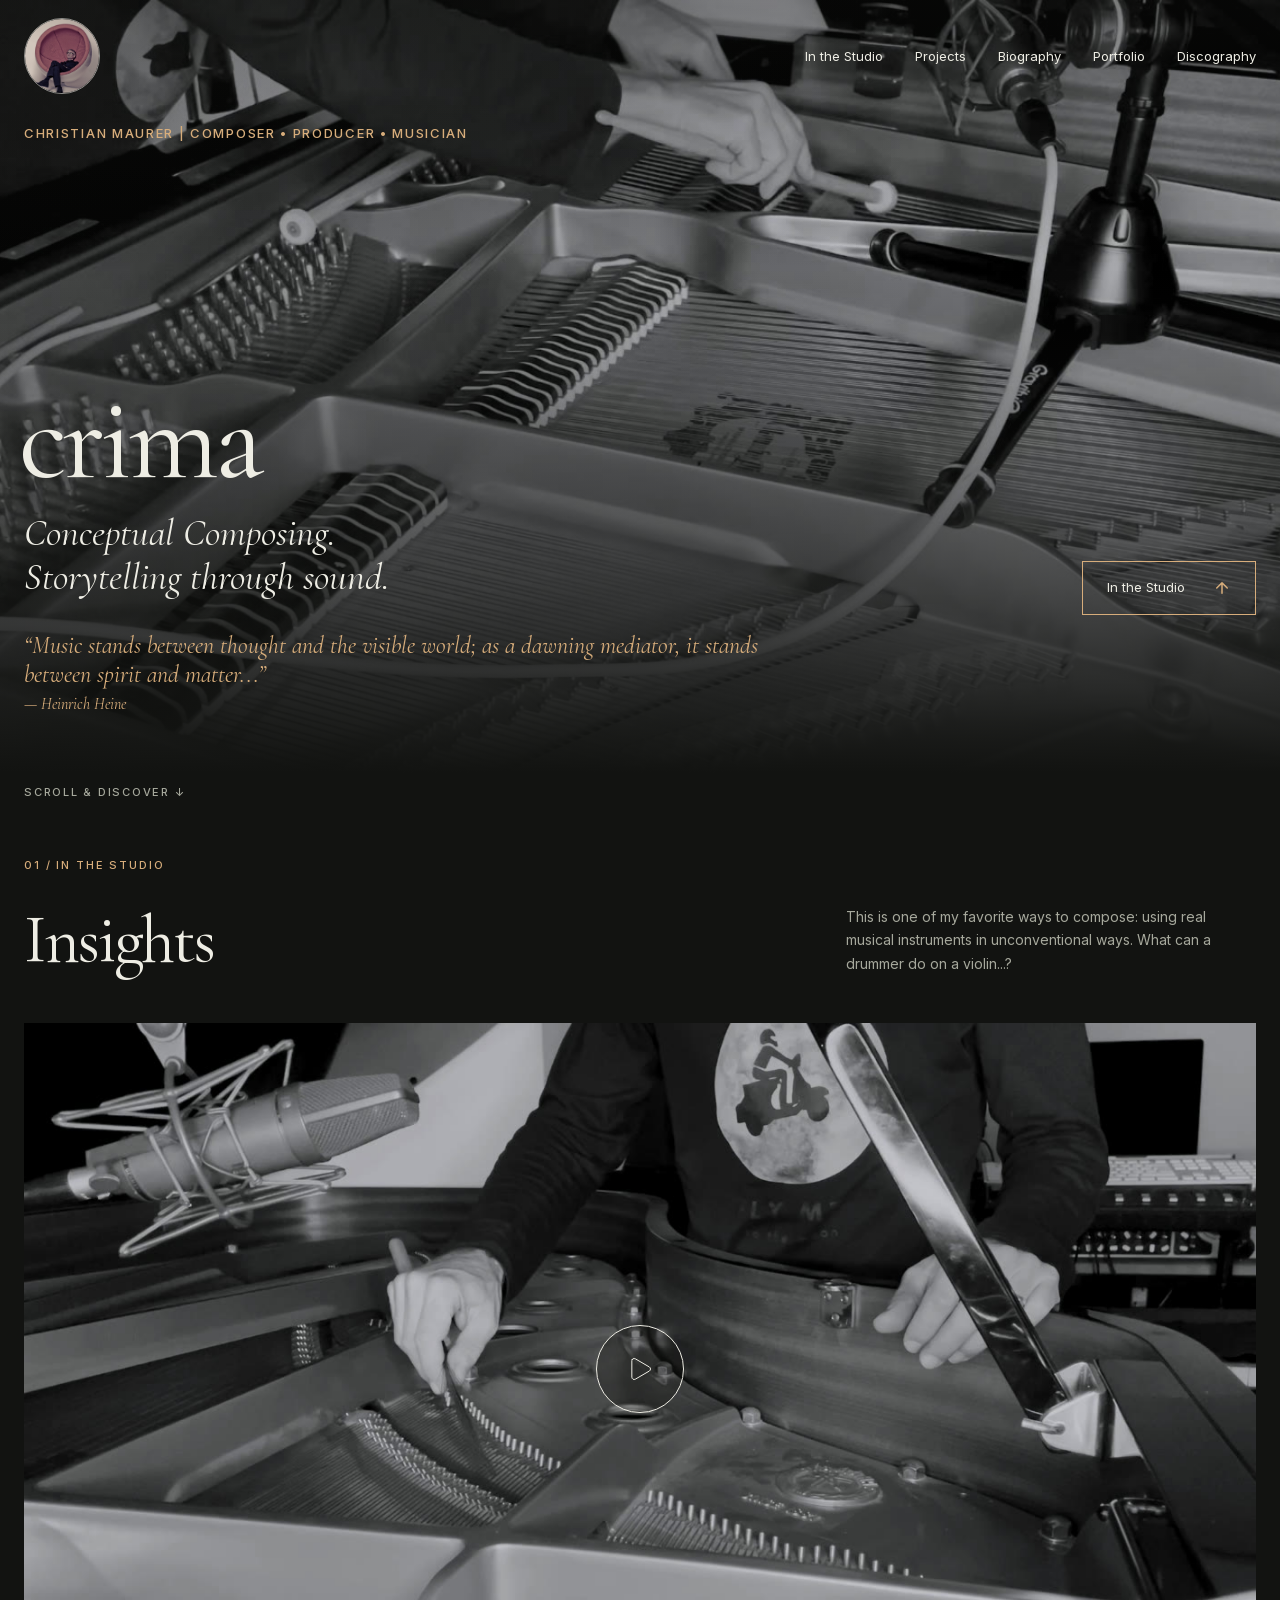
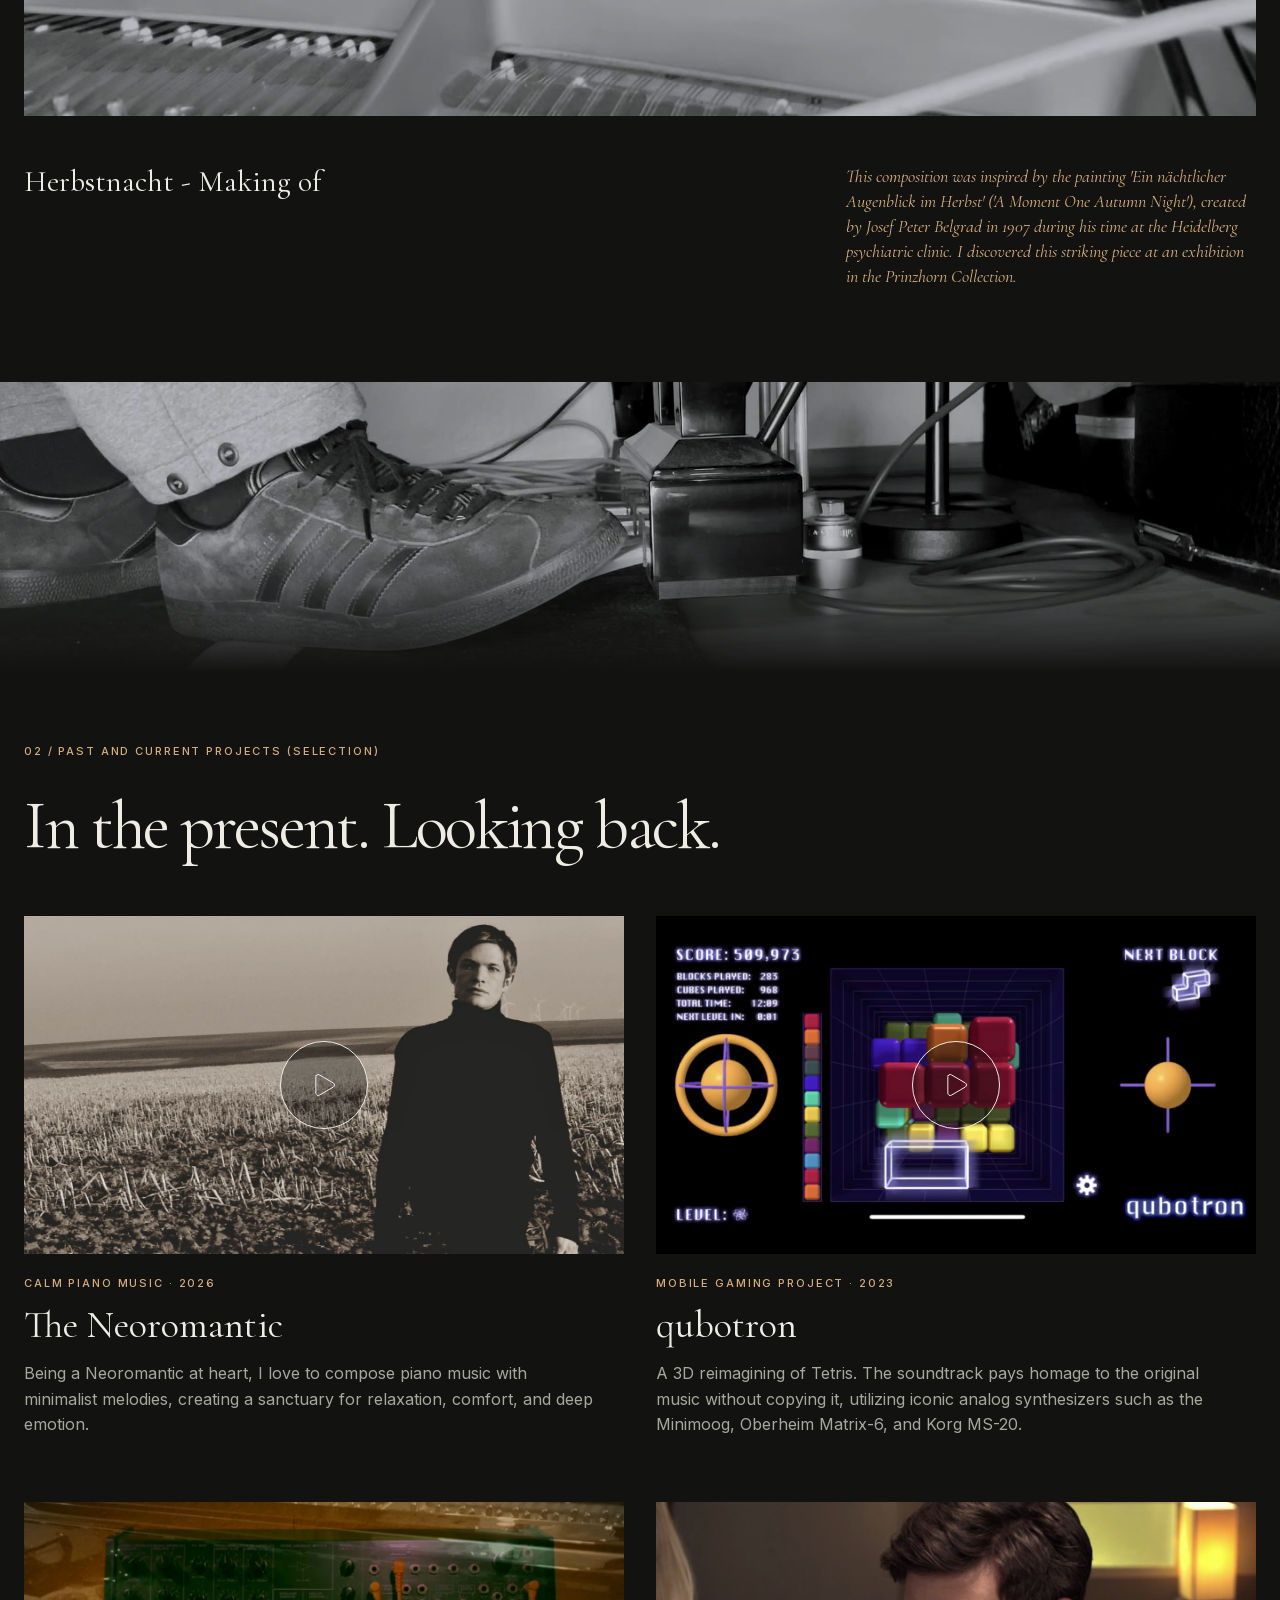
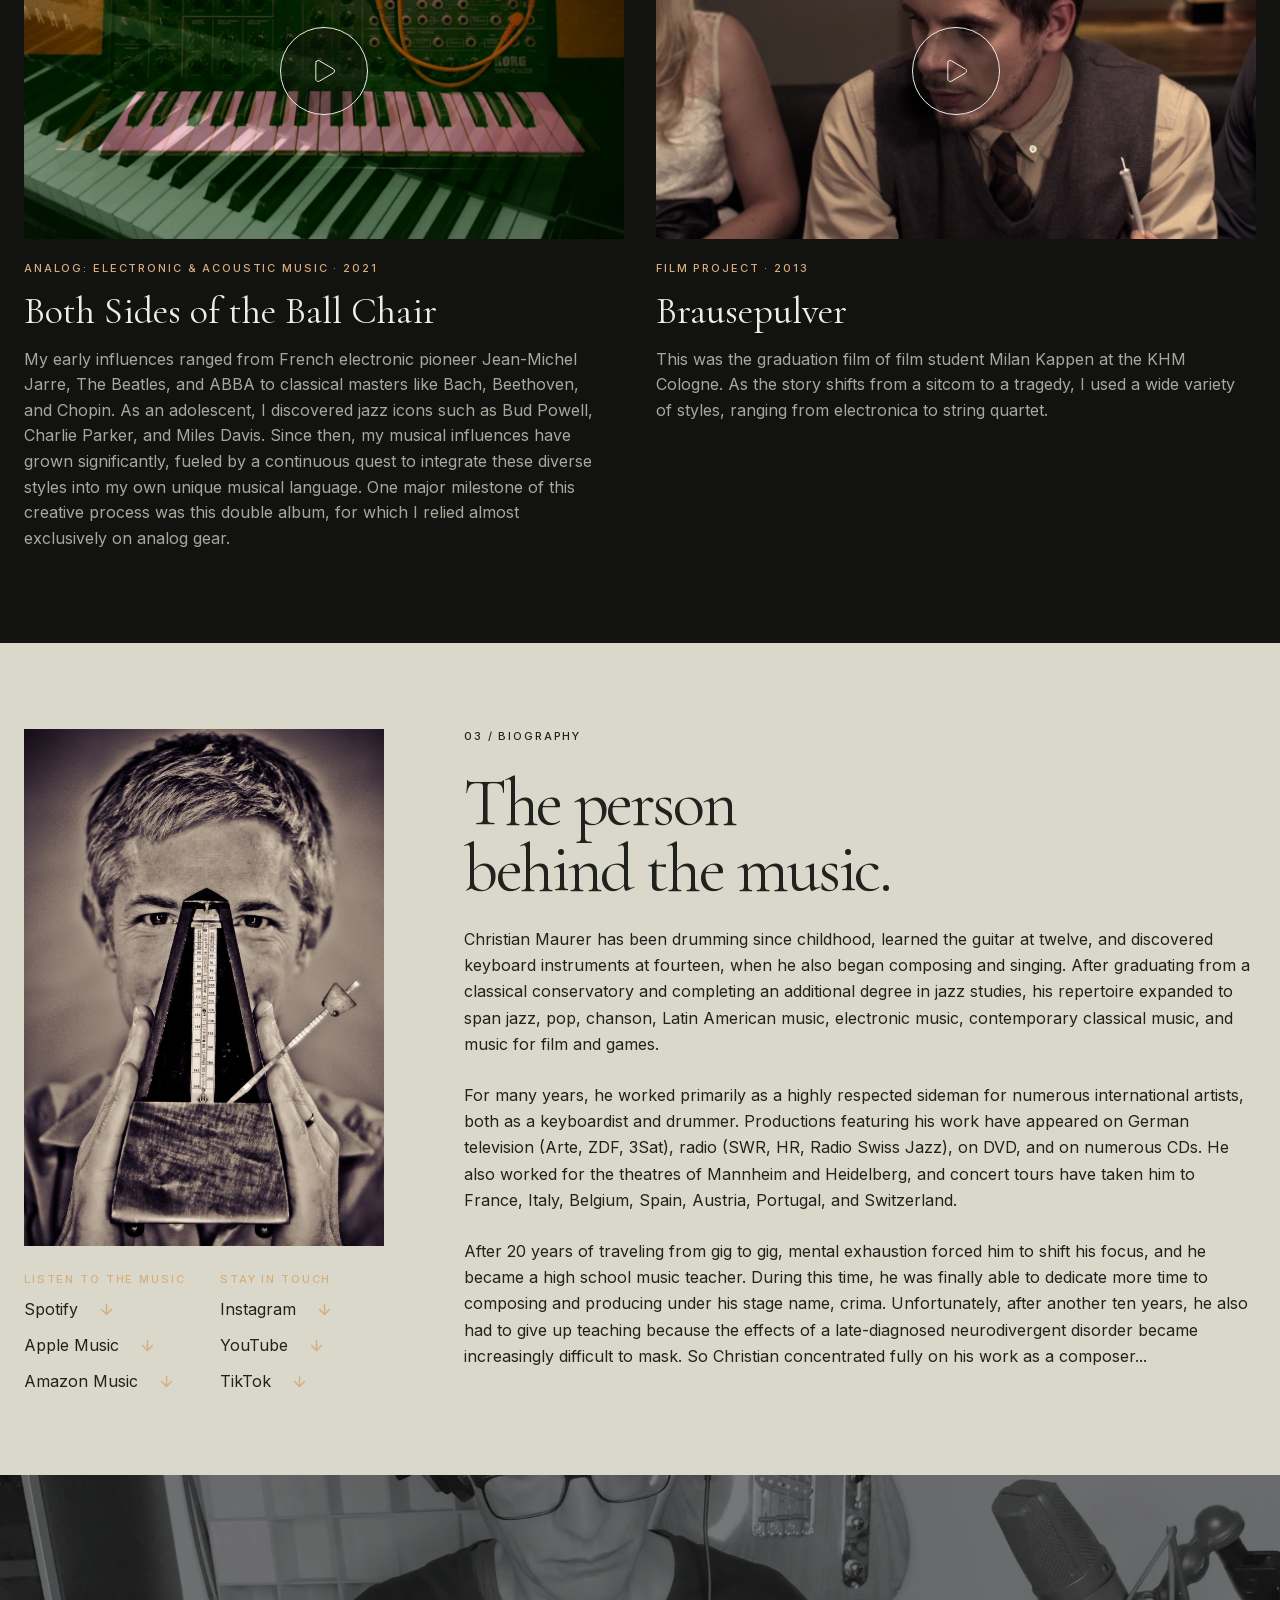
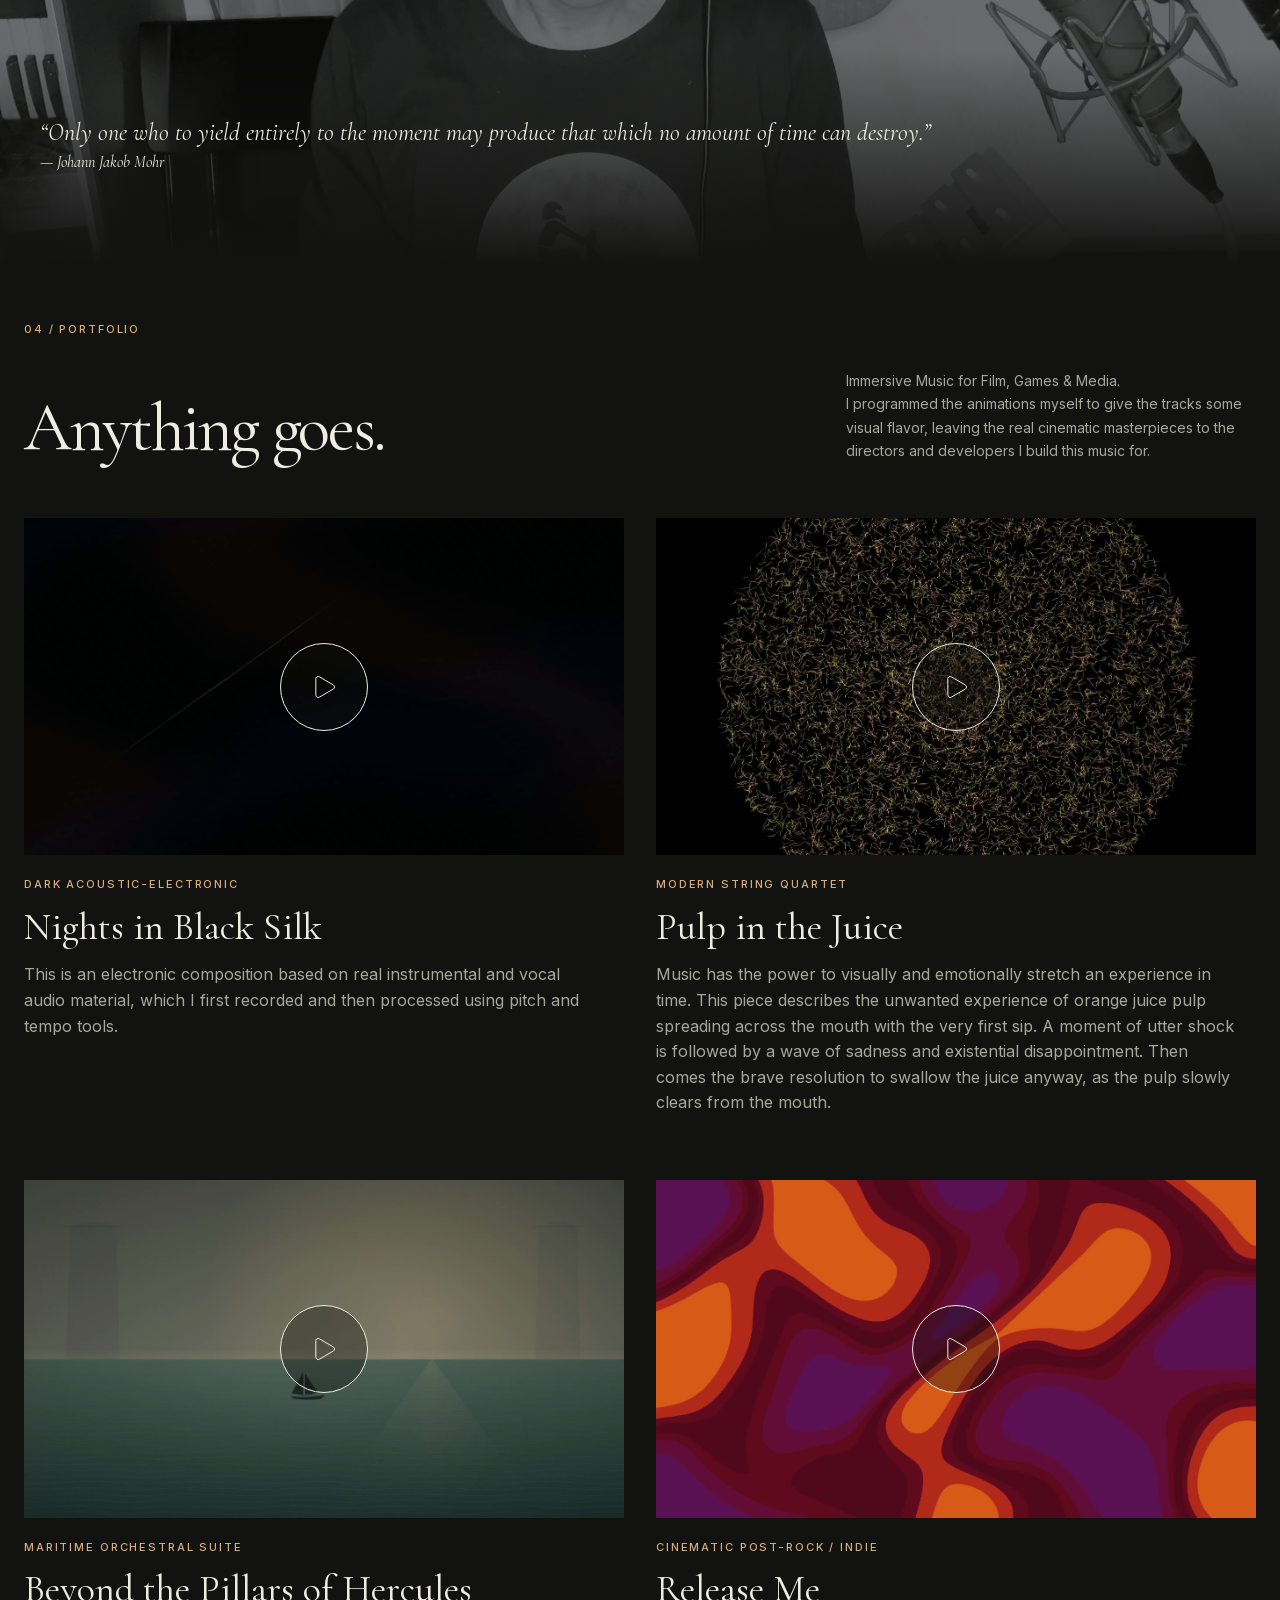
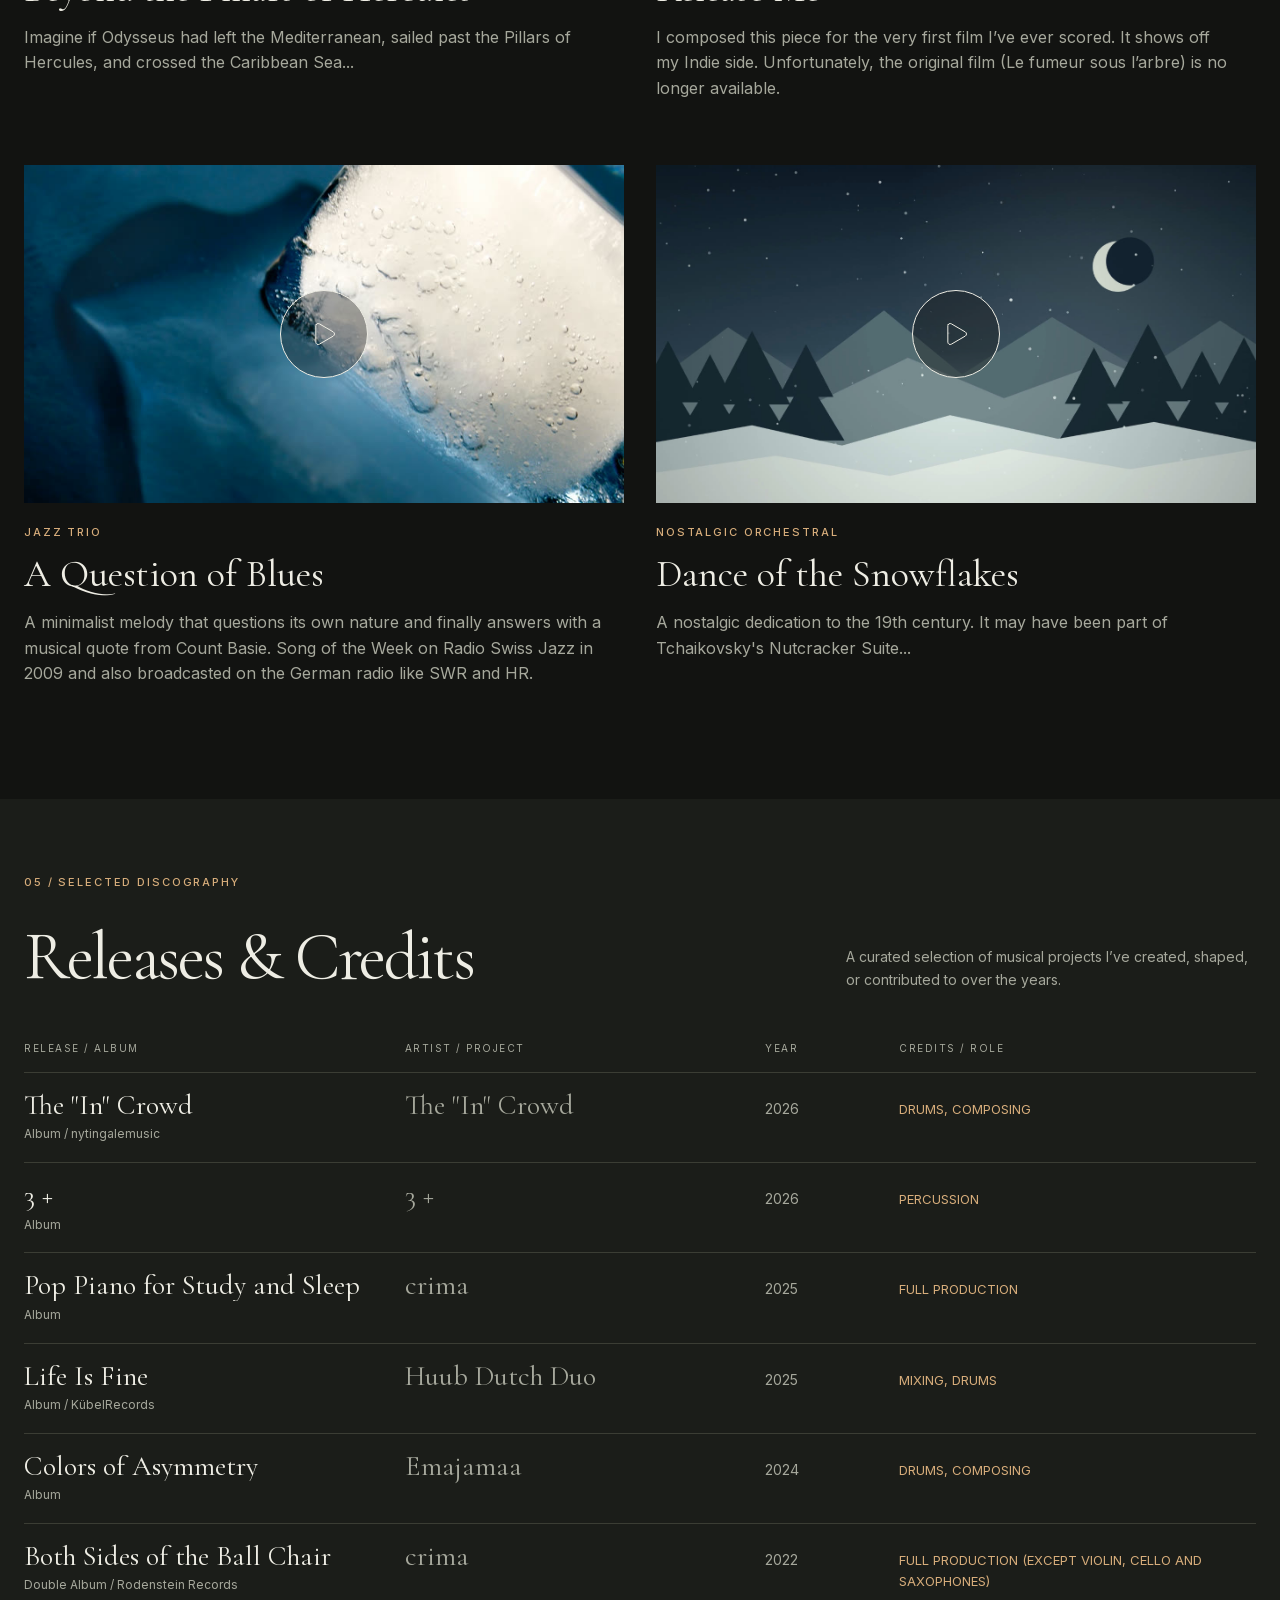
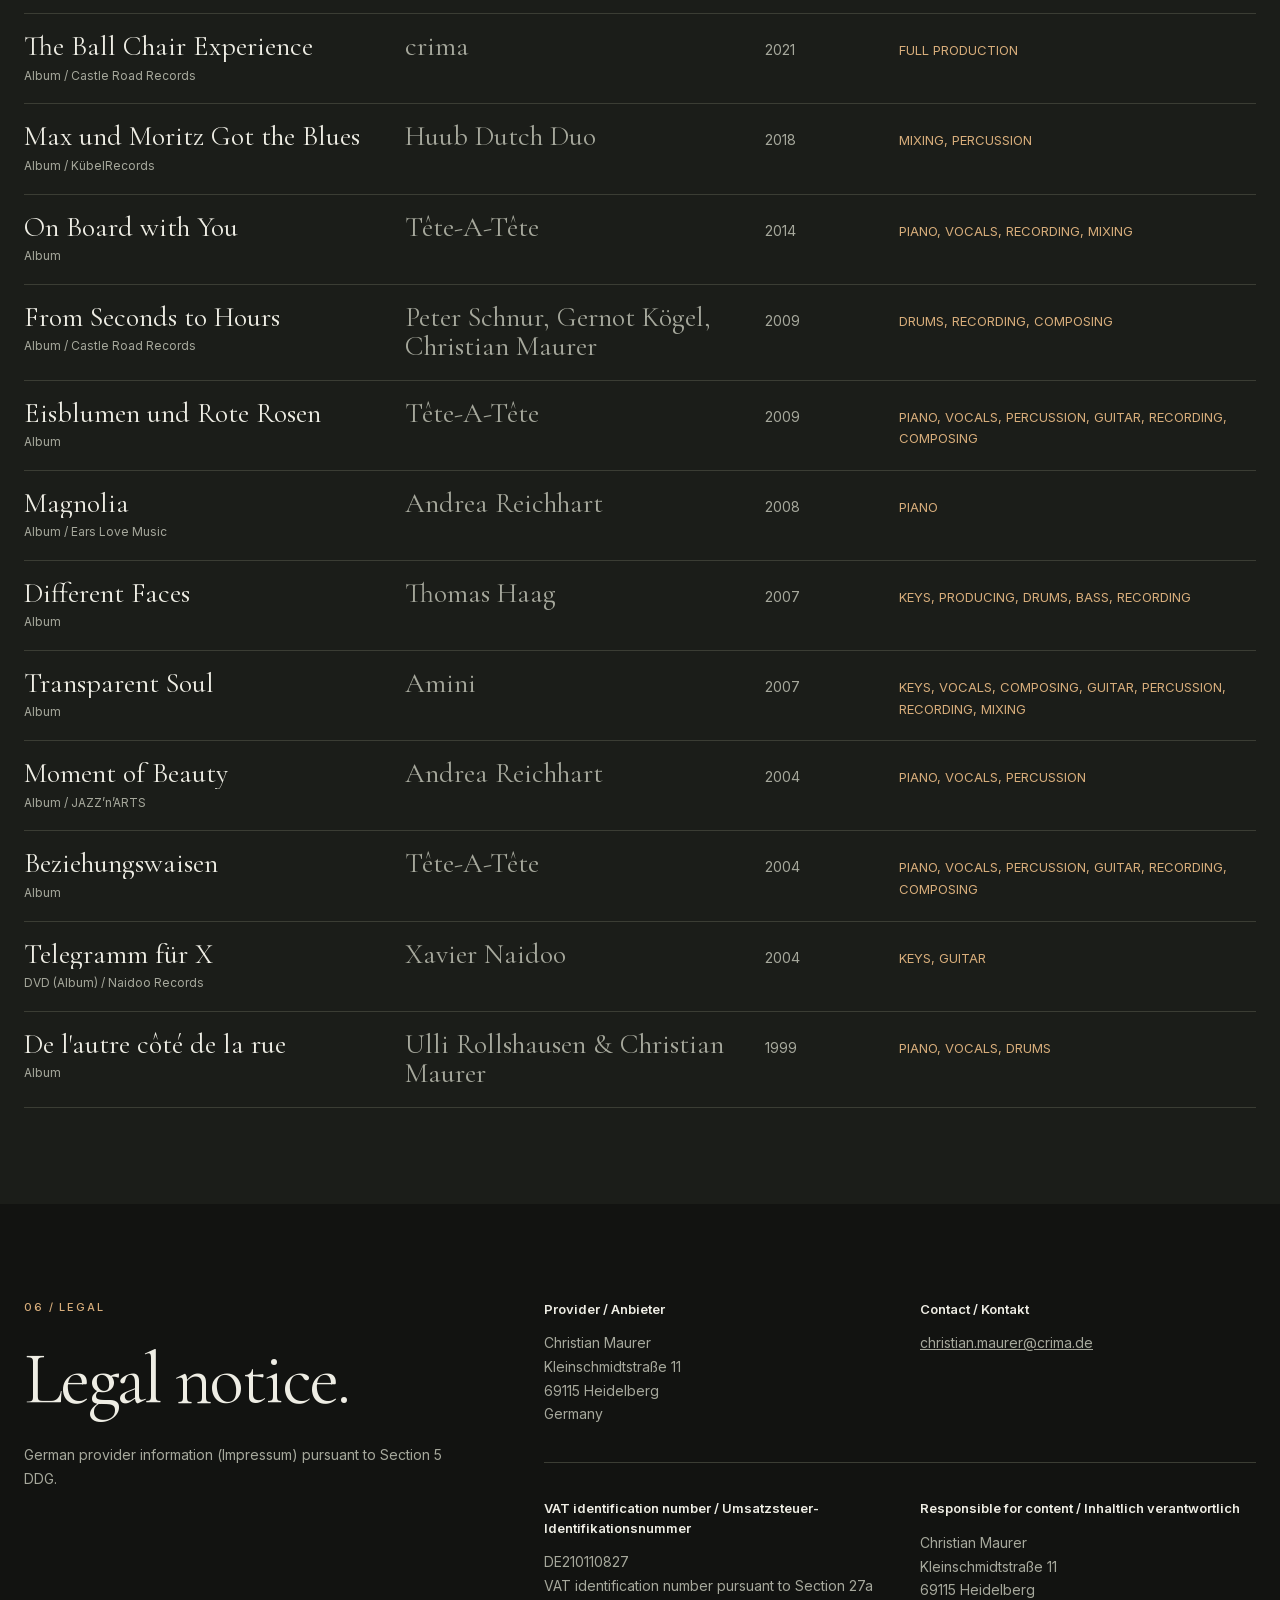
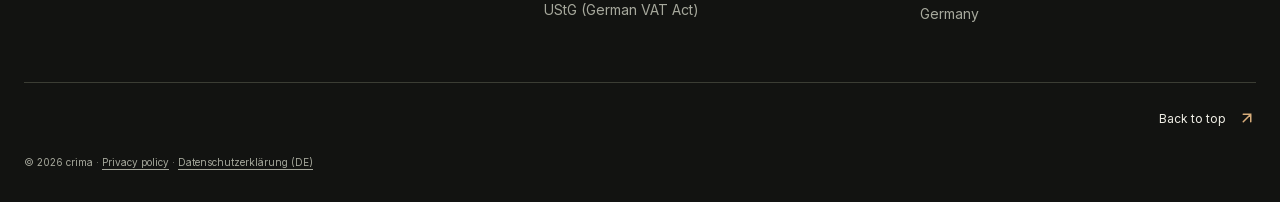
<file: index.html>
<!doctype html>
<html lang="en">
  <head>
    <meta charset="utf-8">
    <meta name="viewport" content="width=device-width, initial-scale=1">
    <meta name="theme-color" content="#121311">
    <meta name="description" content="Personal music portfolio — conceptual composing and storytelling through sound.">
    <title>crima — Conceptual Composing. Storytelling through sound.</title>
    <link rel="stylesheet" href="styles.css?v=10">
    <script src="script.js" defer></script>
  </head>
  <body>
    <a class="skip-link" href="#inhalt">Zum Inhalt springen</a>

    <header class="hero" id="start" lang="en">
      <img class="hero__image" src="assets/hero-crima.jpg" alt="" fetchpriority="high">
      <div class="hero__shade" aria-hidden="true"></div>
      <div class="container hero__container">
        <nav class="navigation" aria-label="Hauptnavigation">
          <a class="brand" href="#start" aria-label="crima — back to top">
            <img class="brand__portrait" src="assets/crima-logo-portrait.jpg" alt="Portrait of Christian Maurer" width="768" height="1002">
          </a>
          <button class="menu-toggle" type="button" aria-expanded="false" aria-controls="primary-navigation">
            <span class="menu-toggle__label">Menu</span>
            <span class="menu-toggle__icon" aria-hidden="true"></span>
          </button>
          <ul class="navigation__links" id="primary-navigation">
            <li><a href="#film">In the Studio</a></li>
            <li><a href="#projekte">Projects</a></li>
            <li><a href="#bio">Biography</a></li>
            <li><a href="#werke">Portfolio</a></li>
            <li><a href="#diskografie">Discography</a></li>
          </ul>
        </nav>

        <div class="hero__meta">
          <p class="eyebrow">Christian Maurer | Composer • Producer • Musician</p>
        </div>

        <div class="hero__content">
          <h1>crima</h1>
          <div class="hero__intro">
            <p class="hero__tagline">Conceptual Composing.<br>Storytelling through sound.</p>
            <a class="outline-link" href="#film">
              <span>In the Studio</span>
              <img src="assets/arrow-down.svg" alt="" width="18" height="18">
            </a>
          </div>
          <blockquote class="hero__quote">
            <p>“Music stands between thought and the visible world; as a dawning mediator, it stands between spirit and matter...”</p>
            <cite>— Heinrich Heine</cite>
          </blockquote>
        </div>

        <div class="hero__footer">
          <p class="eyebrow">Scroll &amp; discover ↓</p>
        </div>
      </div>
    </header>

    <main id="inhalt">
      <section class="section film-section" id="film" aria-labelledby="film-title">
        <div class="container section__inner">
          <div class="section-heading">
            <div class="section-heading__meta">
              <p class="eyebrow">01 / In the Studio</p>
            </div>
            <div class="section-heading__body">
              <h2 id="film-title">Insights</h2>
              <p class="section-heading__summary">This is one of my favorite ways to compose: using real musical instruments in unconventional ways. What can a drummer do on a violin...?</p>
            </div>
          </div>

          <figure class="video-card video-card--feature">
            <iframe
              class="video-card__embed"
              src="about:blank"
              data-src="https://www.youtube-nocookie.com/embed/HlyCycXH5Bg?si=7YZb_RPiESC3hC47"
              title="In the Studio — Christian Maurer"
              loading="lazy"
              referrerpolicy="strict-origin-when-cross-origin"
              allow="accelerometer; autoplay; clipboard-write; encrypted-media; gyroscope; picture-in-picture; web-share"
              allowfullscreen
            ></iframe>
            <button class="video-card__poster" type="button" aria-label="Herbstnacht - Making of abspielen">
              <img class="video-card__poster-image" src="assets/herbstnacht-thumbnail.jpg" alt="">
              <span class="video-card__poster-play" aria-hidden="true">
                <img src="assets/play.svg" alt="" width="28" height="28">
              </span>
            </button>
          </figure>

          <div class="film-description">
            <h3>Herbstnacht - Making of</h3>
            <p>This composition was inspired by the painting 'Ein nächtlicher Augenblick im Herbst' ('A Moment One Autumn Night'), created by Josef Peter Belgrad in 1907 during his time at the Heidelberg psychiatric clinic. I discovered this striking piece at an exhibition in the Prinzhorn Collection.</p>
          </div>
        </div>
      </section>

      <div class="studio-transition" aria-hidden="true">
        <img src="assets/studio-transition.jpg" alt="" loading="lazy">
      </div>

      <section class="projects-section" id="projekte" aria-labelledby="projects-title">
        <div class="container section section__inner project-overview">
          <div class="section-heading">
            <div class="section-heading__meta">
              <p class="eyebrow">02 / Past and current projects (selection)</p>
            </div>
            <div class="section-heading__body">
              <h2 id="projects-title">In the present. Looking back.</h2>
            </div>
          </div>

          <div class="card-grid">
            <article class="project-card">
              <figure class="video-card">
                <iframe
                  class="video-card__embed"
                  src="about:blank"
                  data-src="https://www.youtube-nocookie.com/embed/videoseries?si=hW_vy3C_l1W6oaj1&amp;list=PLBEN4zShga_C89szxIRHgNmx0QFlZnbOr"
                  title="The Neoromantic — calm piano music playlist"
                  loading="lazy"
                  referrerpolicy="strict-origin-when-cross-origin"
                  allow="accelerometer; autoplay; clipboard-write; encrypted-media; gyroscope; picture-in-picture; web-share"
                  allowfullscreen
                ></iframe>
                <img class="video-card__image" src="assets/neoromantic-preview.jpg" alt="" loading="lazy">
                <div class="video-card__shade" aria-hidden="true"></div>
                <p class="video-card__source"><span class="status-dot" aria-hidden="true"></span>YouTube · Playlist</p>
                <button class="video-card__poster video-card__poster--neoromantic" type="button" aria-label="Play The Neoromantic playlist">
                  <img class="video-card__poster-image" src="assets/neoromantic-preview.jpg" alt="">
                  <span class="video-card__poster-play" aria-hidden="true">
                    <img src="assets/play.svg" alt="" width="28" height="28">
                  </span>
                </button>
                <figcaption class="video-card__caption">
                  <span>Calm piano music</span>
                  <span class="accent">Play playlist</span>
                </figcaption>
              </figure>
              <div class="project-card__copy">
                <p class="eyebrow accent">calm piano music · 2026</p>
                <h3>The Neoromantic</h3>
                <p>Being a Neoromantic at heart, I love to compose piano music with minimalist melodies, creating a sanctuary for relaxation, comfort, and deep emotion.</p>
              </div>
            </article>
            <article class="project-card">
              <figure class="video-card">
                <iframe
                  class="video-card__embed"
                  src="about:blank"
                  data-src="https://www.youtube-nocookie.com/embed/ZngBzeOWm5U?si=WCOt0dvS9oBXaQ9X"
                  title="qubotron — 3D Tetris gameplay"
                  loading="lazy"
                  referrerpolicy="strict-origin-when-cross-origin"
                  allow="accelerometer; autoplay; clipboard-write; encrypted-media; gyroscope; picture-in-picture; web-share"
                  allowfullscreen
                ></iframe>
                <button class="video-card__poster video-card__poster--qubotron" type="button" aria-label="Play qubotron video">
                  <img class="video-card__poster-image" src="assets/qubotron-gameplay-preview.jpg" alt="">
                  <span class="video-card__poster-play" aria-hidden="true">
                    <img src="assets/play.svg" alt="" width="28" height="28">
                  </span>
                </button>
              </figure>
              <div class="project-card__copy">
                <p class="eyebrow accent">mobile gaming project · 2023</p>
                <h3>qubotron</h3>
                <p>A 3D reimagining of Tetris. The soundtrack pays homage to the original music without copying it, utilizing iconic analog synthesizers such as the Minimoog, Oberheim Matrix-6, and Korg MS-20.</p>
              </div>
            </article>
            <article class="project-card">
              <figure class="video-card">
                <iframe
                  class="video-card__embed"
                  src="about:blank"
                  data-src="https://www.youtube-nocookie.com/embed/fP5TuB0B-_c?si=sFOogMcaSspt3-tk"
                  title="Both Sides of the Ball Chair — electronic and acoustic music"
                  loading="lazy"
                  referrerpolicy="strict-origin-when-cross-origin"
                  allow="accelerometer; autoplay; clipboard-write; encrypted-media; gyroscope; picture-in-picture; web-share"
                  allowfullscreen
                ></iframe>
                <button class="video-card__poster video-card__poster--ball-chair" type="button" aria-label="Play Both Sides of the Ball Chair">
                  <img class="video-card__poster-image" src="assets/both-sides-ms-20-thumbnail.jpg" alt="">
                  <span class="video-card__poster-play" aria-hidden="true">
                    <img src="assets/play.svg" alt="" width="28" height="28">
                  </span>
                </button>
              </figure>
              <div class="project-card__copy">
                <p class="eyebrow accent">Analog: Electronic &amp; Acoustic Music · 2021</p>
                <h3>Both Sides of the Ball Chair</h3>
                <p>My early influences ranged from French electronic pioneer Jean-Michel Jarre, The Beatles, and ABBA to classical masters like Bach, Beethoven, and Chopin. As an adolescent, I discovered jazz icons such as Bud Powell, Charlie Parker, and Miles Davis. Since then, my musical influences have grown significantly, fueled by a continuous quest to integrate these diverse styles into my own unique musical language. One major milestone of this creative process was this double album, for which I relied almost exclusively on analog gear.</p>
              </div>
            </article>
            <article class="project-card">
              <figure class="video-card">
                <iframe
                  class="video-card__embed"
                  src="about:blank"
                  data-src="https://www.youtube-nocookie.com/embed/ZOu_hsJtf1M?si=MnjaZA000zxfHxPE"
                  title="Brausepulver — film project"
                  loading="lazy"
                  referrerpolicy="strict-origin-when-cross-origin"
                  allow="accelerometer; autoplay; clipboard-write; encrypted-media; gyroscope; picture-in-picture; web-share"
                  allowfullscreen
                ></iframe>
                <button class="video-card__poster video-card__poster--brausepulver" type="button" aria-label="Play Brausepulver">
                  <img class="video-card__poster-image" src="assets/brausepulver-thumbnail.jpg" alt="">
                  <span class="video-card__poster-play" aria-hidden="true">
                    <img src="assets/play.svg" alt="" width="28" height="28">
                  </span>
                </button>
              </figure>
              <div class="project-card__copy">
                <p class="eyebrow accent">film project · 2013</p>
                <h3>Brausepulver</h3>
                <p>This was the graduation film of film student Milan Kappen at the KHM Cologne. As the story shifts from a sitcom to a tragedy, I used a wide variety of styles, ranging from electronica to string quartet.</p>
              </div>
            </article>
          </div>
        </div>
      </section>

      <section class="bio-section" id="bio" aria-labelledby="bio-title">
        <div class="container bio-section__inner">
          <div class="bio-section__visual">
            <figure class="portrait">
              <img src="assets/bio-portrait-metrum.jpg" alt="Christian Maurer holding a metronome in front of his face" loading="lazy">
            </figure>
            <div class="bio-section__links">
              <div class="platform-groups">
                <div>
                  <h3 class="eyebrow">Listen to the music</h3>
                  <ul class="platform-list" aria-label="Streaming platforms">
                    <li><a href="https://open.spotify.com/intl-de/artist/08cKqXYDHUqnKJzHwQuXWi?si=9sCFhIEXRrGIAS50RWeADA" target="_blank" rel="noopener noreferrer"><span>Spotify</span><img src="assets/arrow-up-right.svg" alt="" width="17" height="17"></a></li>
                    <li><a href="https://music.apple.com/us/artist/crima/275674309" target="_blank" rel="noopener noreferrer"><span>Apple Music</span><img src="assets/arrow-up-right.svg" alt="" width="17" height="17"></a></li>
                    <li><a href="https://music.amazon.com.mx/artists/B09BTHNRNM/crima" target="_blank" rel="noopener noreferrer"><span>Amazon Music</span><img src="assets/arrow-up-right.svg" alt="" width="17" height="17"></a></li>
                  </ul>
                </div>
                <div>
                  <h3 class="eyebrow">Stay in touch</h3>
                  <ul class="platform-list" aria-label="Social media">
                    <li><a href="https://www.instagram.com/crimamusic/" target="_blank" rel="noopener noreferrer"><span>Instagram</span><img src="assets/arrow-up-right.svg" alt="" width="17" height="17"></a></li>
                    <li><a href="https://www.youtube.com/@crimamusic" target="_blank" rel="noopener noreferrer"><span>YouTube</span><img src="assets/arrow-up-right.svg" alt="" width="17" height="17"></a></li>
                    <li><a href="https://www.tiktok.com/@crimamusic" target="_blank" rel="noopener noreferrer"><span>TikTok</span><img src="assets/arrow-up-right.svg" alt="" width="17" height="17"></a></li>
                  </ul>
                </div>
              </div>
            </div>
          </div>

          <div class="bio-copy">
            <p class="eyebrow">03 / Biography</p>
            <h2 id="bio-title">The person<br>behind the music.</h2>
            <p>Christian Maurer has been drumming since childhood, learned the guitar at twelve, and discovered keyboard instruments at fourteen, when he also began composing and singing. After graduating from a classical conservatory and completing an additional degree in jazz studies, his repertoire expanded to span jazz, pop, chanson, Latin American music, electronic music, contemporary classical music, and music for film and games.</p>
            <p>For many years, he worked primarily as a highly respected sideman for numerous international artists, both as a keyboardist and drummer. Productions featuring his work have appeared on German television (Arte, ZDF, 3Sat), radio (SWR, HR, Radio Swiss Jazz), on DVD, and on numerous CDs. He also worked for the theatres of Mannheim and Heidelberg, and concert tours have taken him to France, Italy, Belgium, Spain, Austria, Portugal, and Switzerland.</p>
            <p>After 20 years of traveling from gig to gig, mental exhaustion forced him to shift his focus, and he became a high school music teacher. During this time, he was finally able to dedicate more time to composing and producing under his stage name, crima. Unfortunately, after another ten years, he also had to give up teaching because the effects of a late-diagnosed neurodivergent disorder became increasingly difficult to mask. So Christian concentrated fully on his work as a composer...</p>
          </div>
        </div>
      </section>

      <div class="interlude">
        <img class="interlude__image" src="assets/sound-banner.jpg" alt="" loading="lazy">
        <div class="interlude__shade" aria-hidden="true"></div>
        <div class="container interlude__content">
          <blockquote class="hero__quote interlude__quote">
            <p>“Only one who to yield entirely to the moment may produce that which no amount of time can destroy.”</p>
            <cite>— Johann Jakob Mohr</cite>
          </blockquote>
        </div>
      </div>

      <section class="section section__inner works-section" id="werke" aria-labelledby="works-title">
        <div class="container">
          <div class="section-heading">
            <div class="section-heading__meta">
              <p class="eyebrow">04 / Portfolio</p>
            </div>
            <div class="section-heading__body">
              <h2 id="works-title">Anything goes.</h2>
              <p class="section-heading__summary">Immersive Music for Film, Games &amp; Media.<br>I programmed the animations myself to give the tracks some visual flavor, leaving the real cinematic masterpieces to the directors and developers I build this music for.</p>
            </div>
          </div>

          <div class="card-grid">
            <article class="project-card">
              <figure class="video-card">
                <iframe
                  class="video-card__embed"
                  src="about:blank"
                  data-src="https://www.youtube-nocookie.com/embed/XMqXeqB0HBg?si=u_eYEG1kHbE5R2Sp"
                  title="Nights in Black Silk — Dark Acoustic-Electronic"
                  loading="lazy"
                  referrerpolicy="strict-origin-when-cross-origin"
                  allow="accelerometer; autoplay; clipboard-write; encrypted-media; gyroscope; picture-in-picture; web-share"
                  allowfullscreen
                ></iframe>
                <button class="video-card__poster" type="button" aria-label="Nights in Black Silk abspielen">
                  <img class="video-card__poster-image" src="assets/night-in-black-silk-thumbnail.jpg" alt="">
                  <span class="video-card__poster-play" aria-hidden="true">
                    <img src="assets/play.svg" alt="" width="28" height="28">
                  </span>
                </button>
              </figure>
              <div class="project-card__copy">
                <p class="eyebrow accent">Dark Acoustic-Electronic</p>
                <h3>Nights in Black Silk</h3>
                <p>This is an electronic composition based on real instrumental and vocal audio material, which I first recorded and then processed using pitch and tempo tools.</p>
              </div>
            </article>
            <article class="project-card">
              <figure class="video-card">
                <iframe
                  class="video-card__embed"
                  src="about:blank"
                  data-src="https://www.youtube-nocookie.com/embed/fqhdNePhz5o?si=P7pBH157rnT1YKH2"
                  title="Pulp in the Juice — Modern String Quartet"
                  loading="lazy"
                  referrerpolicy="strict-origin-when-cross-origin"
                  allow="accelerometer; autoplay; clipboard-write; encrypted-media; gyroscope; picture-in-picture; web-share"
                  allowfullscreen
                ></iframe>
                <button class="video-card__poster" type="button" aria-label="Pulp in the Juice abspielen">
                  <img class="video-card__poster-image" src="assets/pulp-in-the-juice-thumbnail.jpg" alt="">
                  <span class="video-card__poster-play" aria-hidden="true">
                    <img src="assets/play.svg" alt="" width="28" height="28">
                  </span>
                </button>
              </figure>
              <div class="project-card__copy">
                <p class="eyebrow accent">Modern String Quartet</p>
                <h3>Pulp in the Juice</h3>
                <p>Music has the power to visually and emotionally stretch an experience in time. This piece describes the unwanted experience of orange juice pulp spreading across the mouth with the very first sip. A moment of utter shock is followed by a wave of sadness and existential disappointment. Then comes the brave resolution to swallow the juice anyway, as the pulp slowly clears from the mouth.</p>
              </div>
            </article>
            <article class="project-card">
              <figure class="video-card">
                <iframe
                  class="video-card__embed"
                  src="about:blank"
                  data-src="https://www.youtube-nocookie.com/embed/-OiRUxR19DI?si=MZzasuYtX9lMfqqX"
                  title="Beyond the Pillars of Hercules — Maritime Orchestral Suite"
                  loading="lazy"
                  referrerpolicy="strict-origin-when-cross-origin"
                  allow="accelerometer; autoplay; clipboard-write; encrypted-media; gyroscope; picture-in-picture; web-share"
                  allowfullscreen
                ></iframe>
                <button class="video-card__poster" type="button" aria-label="Beyond the Pillars of Hercules abspielen">
                  <img class="video-card__poster-image" src="assets/beyond-pillars-thumbnail.jpg" alt="">
                  <span class="video-card__poster-play" aria-hidden="true">
                    <img src="assets/play.svg" alt="" width="28" height="28">
                  </span>
                </button>
              </figure>
              <div class="project-card__copy">
                <p class="eyebrow accent">Maritime Orchestral Suite</p>
                <h3>Beyond the Pillars of Hercules</h3>
                <p>Imagine if Odysseus had left the Mediterranean, sailed past the Pillars of Hercules, and crossed the Caribbean Sea...</p>
              </div>
            </article>
            <article class="project-card">
              <figure class="video-card">
                <iframe
                  class="video-card__embed"
                  src="about:blank"
                  data-src="https://www.youtube-nocookie.com/embed/yft1EIkw4ms?si=k2Jp8ZVxXgtMzRPT"
                  title="Release Me — Cinematic Post-Rock / Indie"
                  loading="lazy"
                  referrerpolicy="strict-origin-when-cross-origin"
                  allow="accelerometer; autoplay; clipboard-write; encrypted-media; gyroscope; picture-in-picture; web-share"
                  allowfullscreen
                ></iframe>
                <button class="video-card__poster" type="button" aria-label="Release Me abspielen">
                  <img class="video-card__poster-image" src="assets/release-me-thumbnail.jpg" alt="">
                  <span class="video-card__poster-play" aria-hidden="true">
                    <img src="assets/play.svg" alt="" width="28" height="28">
                  </span>
                </button>
              </figure>
              <div class="project-card__copy">
                <p class="eyebrow accent">Cinematic Post-Rock / Indie</p>
                <h3>Release Me</h3>
                <p>I composed this piece for the very first film I’ve ever scored. It shows off my Indie side. Unfortunately, the original film (Le fumeur sous l’arbre) is no longer available.</p>
              </div>
            </article>
            <article class="project-card">
              <figure class="video-card">
                <iframe
                  class="video-card__embed"
                  src="about:blank"
                  data-src="https://www.youtube-nocookie.com/embed/j0oCb1ohF7o?si=sFkY-ZP7q_lXfmsw"
                  title="A Question of Blues — Jazz Trio"
                  loading="lazy"
                  referrerpolicy="strict-origin-when-cross-origin"
                  allow="accelerometer; autoplay; clipboard-write; encrypted-media; gyroscope; picture-in-picture; web-share"
                  allowfullscreen
                ></iframe>
                <button class="video-card__poster" type="button" aria-label="A Question of Blues abspielen">
                  <img class="video-card__poster-image" src="assets/a-question-of-blues-thumbnail.jpg" alt="">
                  <span class="video-card__poster-play" aria-hidden="true">
                    <img src="assets/play.svg" alt="" width="28" height="28">
                  </span>
                </button>
              </figure>
              <div class="project-card__copy">
                <p class="eyebrow accent">Jazz Trio</p>
                <h3>A Question of Blues</h3>
                <p>A minimalist melody that questions its own nature and finally answers with a musical quote from Count Basie. Song of the Week on Radio Swiss Jazz in 2009 and also broadcasted on the German radio like SWR and HR.</p>
              </div>
            </article>
            <article class="project-card">
              <figure class="video-card">
                <iframe
                  class="video-card__embed"
                  src="about:blank"
                  data-src="https://www.youtube-nocookie.com/embed/eq5lkT_J9No?si=P7L-jhu9fRHeftT5"
                  title="Dance of the Snowflakes — Nostalgic Orchestral"
                  loading="lazy"
                  referrerpolicy="strict-origin-when-cross-origin"
                  allow="accelerometer; autoplay; clipboard-write; encrypted-media; gyroscope; picture-in-picture; web-share"
                  allowfullscreen
                ></iframe>
                <button class="video-card__poster" type="button" aria-label="Dance of the Snowflakes abspielen">
                  <img class="video-card__poster-image" src="assets/dance-of-the-snowflakes-thumbnail.jpg" alt="">
                  <span class="video-card__poster-play" aria-hidden="true">
                    <img src="assets/play.svg" alt="" width="28" height="28">
                  </span>
                </button>
              </figure>
              <div class="project-card__copy">
                <p class="eyebrow accent">Nostalgic Orchestral</p>
                <h3>Dance of the Snowflakes</h3>
                <p>A nostalgic dedication to the 19th century. It may have been part of Tchaikovsky's Nutcracker Suite...</p>
              </div>
            </article>
          </div>

        </div>
      </section>

      <section class="discography-section" id="diskografie" aria-labelledby="discography-title">
        <div class="container section section__inner">
          <div class="section-heading">
            <div class="section-heading__meta">
              <p class="eyebrow">05 / Selected Discography</p>
            </div>
            <div class="section-heading__body">
              <h2 id="discography-title">Releases &amp; Credits</h2>
              <p class="section-heading__summary">A curated selection of musical projects I’ve created, shaped, or contributed to over the years.</p>
            </div>
          </div>

          <div class="release-list" role="table" aria-label="Selected releases and credits">
            <div class="release-list__header" role="row">
              <span role="columnheader">Release / Album</span>
              <span role="columnheader">Artist / Project</span>
              <span role="columnheader">Year</span>
              <span role="columnheader">Credits / Role</span>
            </div>
            <article class="release" role="row">
              <div class="release__title" role="cell">
                <div><h3>The "In" Crowd</h3><p>Album / nytingalemusic</p></div>
              </div>
              <p class="release__artist" role="cell">The "In" Crowd</p>
              <p role="cell">2026</p>
              <span class="release__credits" role="cell">drums, composing</span>
            </article>
            <article class="release" role="row">
              <div class="release__title" role="cell">
                <div><h3>3 +</h3><p>Album</p></div>
              </div>
              <p class="release__artist" role="cell">3 +</p>
              <p role="cell">2026</p>
              <span class="release__credits" role="cell">percussion</span>
            </article>
            <article class="release" role="row">
              <div class="release__title" role="cell">
                <div><h3>Pop Piano for Study and Sleep</h3><p>Album</p></div>
              </div>
              <p class="release__artist" role="cell">crima</p>
              <p role="cell">2025</p>
              <span class="release__credits" role="cell">Full production</span>
            </article>
            <article class="release" role="row">
              <div class="release__title" role="cell">
                <div><h3>Life Is Fine</h3><p>Album / KübelRecords</p></div>
              </div>
              <p class="release__artist" role="cell">Huub Dutch Duo</p>
              <p role="cell">2025</p>
              <span class="release__credits" role="cell">Mixing, Drums</span>
            </article>
            <article class="release" role="row">
              <div class="release__title" role="cell">
                <div><h3>Colors of Asymmetry</h3><p>Album</p></div>
              </div>
              <p class="release__artist" role="cell">Emajamaa</p>
              <p role="cell">2024</p>
              <span class="release__credits" role="cell">drums, composing</span>
            </article>
            <article class="release" role="row">
              <div class="release__title" role="cell">
                <div><h3>Both Sides of the Ball Chair</h3><p>Double Album / Rodenstein Records</p></div>
              </div>
              <p class="release__artist" role="cell">crima</p>
              <p role="cell">2022</p>
              <span class="release__credits" role="cell">Full Production (except violin, cello and saxophones)</span>
            </article>
            <article class="release" role="row">
              <div class="release__title" role="cell">
                <div><h3>The Ball Chair Experience</h3><p>Album / Castle Road Records</p></div>
              </div>
              <p class="release__artist" role="cell">crima</p>
              <p role="cell">2021</p>
              <span class="release__credits" role="cell">Full production</span>
            </article>
            <article class="release" role="row">
              <div class="release__title" role="cell">
                <div><h3>Max und Moritz Got the Blues</h3><p>Album / KübelRecords</p></div>
              </div>
              <p class="release__artist" role="cell">Huub Dutch Duo</p>
              <p role="cell">2018</p>
              <span class="release__credits" role="cell">Mixing, Percussion</span>
            </article>
            <article class="release" role="row">
              <div class="release__title" role="cell">
                <div><h3>On Board with You</h3><p>Album</p></div>
              </div>
              <p class="release__artist" role="cell">Tête-A-Tête</p>
              <p role="cell">2014</p>
              <span class="release__credits" role="cell">piano, vocals, recording, mixing</span>
            </article>
            <article class="release" role="row">
              <div class="release__title" role="cell">
                <div><h3>From Seconds to Hours</h3><p>Album / Castle Road Records</p></div>
              </div>
              <p class="release__artist" role="cell">Peter Schnur, Gernot Kögel, Christian Maurer</p>
              <p role="cell">2009</p>
              <span class="release__credits" role="cell">drums, recording, composing</span>
            </article>
            <article class="release" role="row">
              <div class="release__title" role="cell">
                <div><h3>Eisblumen und Rote Rosen</h3><p>Album</p></div>
              </div>
              <p class="release__artist" role="cell">Tête-A-Tête</p>
              <p role="cell">2009</p>
              <span class="release__credits" role="cell">piano, vocals, percussion, guitar, recording, composing</span>
            </article>
            <article class="release" role="row">
              <div class="release__title" role="cell">
                <div><h3>Magnolia</h3><p>Album / Ears Love Music</p></div>
              </div>
              <p class="release__artist" role="cell">Andrea Reichhart</p>
              <p role="cell">2008</p>
              <span class="release__credits" role="cell">piano</span>
            </article>
            <article class="release" role="row">
              <div class="release__title" role="cell">
                <div><h3>Different Faces</h3><p>Album</p></div>
              </div>
              <p class="release__artist" role="cell">Thomas Haag</p>
              <p role="cell">2007</p>
              <span class="release__credits" role="cell">keys, producing, drums, bass, recording</span>
            </article>
            <article class="release" role="row">
              <div class="release__title" role="cell">
                <div><h3>Transparent Soul</h3><p>Album</p></div>
              </div>
              <p class="release__artist" role="cell">Amini</p>
              <p role="cell">2007</p>
              <span class="release__credits" role="cell">keys, vocals, composing, guitar, percussion, recording, mixing</span>
            </article>
            <article class="release" role="row">
              <div class="release__title" role="cell">
                <div><h3>Moment of Beauty</h3><p>Album / JAZZ’n’ARTS</p></div>
              </div>
              <p class="release__artist" role="cell">Andrea Reichhart</p>
              <p role="cell">2004</p>
              <span class="release__credits" role="cell">piano, vocals, percussion</span>
            </article>
            <article class="release" role="row">
              <div class="release__title" role="cell">
                <div><h3>Beziehungswaisen</h3><p>Album</p></div>
              </div>
              <p class="release__artist" role="cell">Tête-A-Tête</p>
              <p role="cell">2004</p>
              <span class="release__credits" role="cell">piano, vocals, percussion, guitar, recording, composing</span>
            </article>
            <article class="release" role="row">
              <div class="release__title" role="cell">
                <div><h3>Telegramm für X</h3><p>DVD (Album) / Naidoo Records</p></div>
              </div>
              <p class="release__artist" role="cell">Xavier Naidoo</p>
              <p role="cell">2004</p>
              <span class="release__credits" role="cell">keys, guitar</span>
            </article>
            <article class="release" role="row">
              <div class="release__title" role="cell">
                <div><h3>De l'autre côté de la rue</h3><p>Album</p></div>
              </div>
              <p class="release__artist" role="cell">Ulli Rollshausen &amp; Christian Maurer</p>
              <p role="cell">1999</p>
              <span class="release__credits" role="cell">piano, vocals, drums</span>
            </article>
          </div>
        </div>
      </section>

      <footer class="footer-section" id="impressum">
        <div class="container section section__inner">
          <div class="legal-layout">
            <div class="legal-intro">
              <p class="eyebrow">06 / Legal</p>
              <h2>Legal notice.</h2>
              <p>German provider information (<span lang="de">Impressum</span>) pursuant to Section 5 DDG.</p>
            </div>

            <div class="legal-details">
              <div class="legal-grid">
                <section>
                  <h3>Provider <span lang="de">/ Anbieter</span></h3>
                  <p>Christian Maurer<br>Kleinschmidtstraße 11<br>69115 Heidelberg<br>Germany</p>
                </section>
                <section>
                  <h3>Contact <span lang="de">/ Kontakt</span></h3>
                  <p><a href="mailto:christian.maurer@crima.de">christian.maurer@crima.de</a></p>
                </section>
              </div>
              <div class="legal-grid legal-grid--ruled">
                <section>
                  <h3>VAT identification number <span lang="de">/ Umsatzsteuer-Identifikationsnummer</span></h3>
                  <p>DE210110827<br>VAT identification number pursuant to Section 27a UStG (German VAT Act)</p>
                </section>
                <section>
                  <h3>Responsible for content <span lang="de">/ Inhaltlich verantwortlich</span></h3>
                  <p>Christian Maurer<br>Kleinschmidtstraße 11<br>69115 Heidelberg<br>Germany</p>
                </section>
              </div>
            </div>
          </div>

          <div class="footer-bar">
            <a class="back-to-top" href="#start">Back to top <img src="assets/arrow-up.svg" alt="" width="18" height="18"></a>
          </div>
          <p class="footer-note">© 2026 crima · <a href="datenschutz-en.html">Privacy policy</a> · <a href="datenschutz.html">Datenschutzerklärung (DE)</a></p>
        </div>
      </footer>
    </main>
  </body>
</html>
</file>
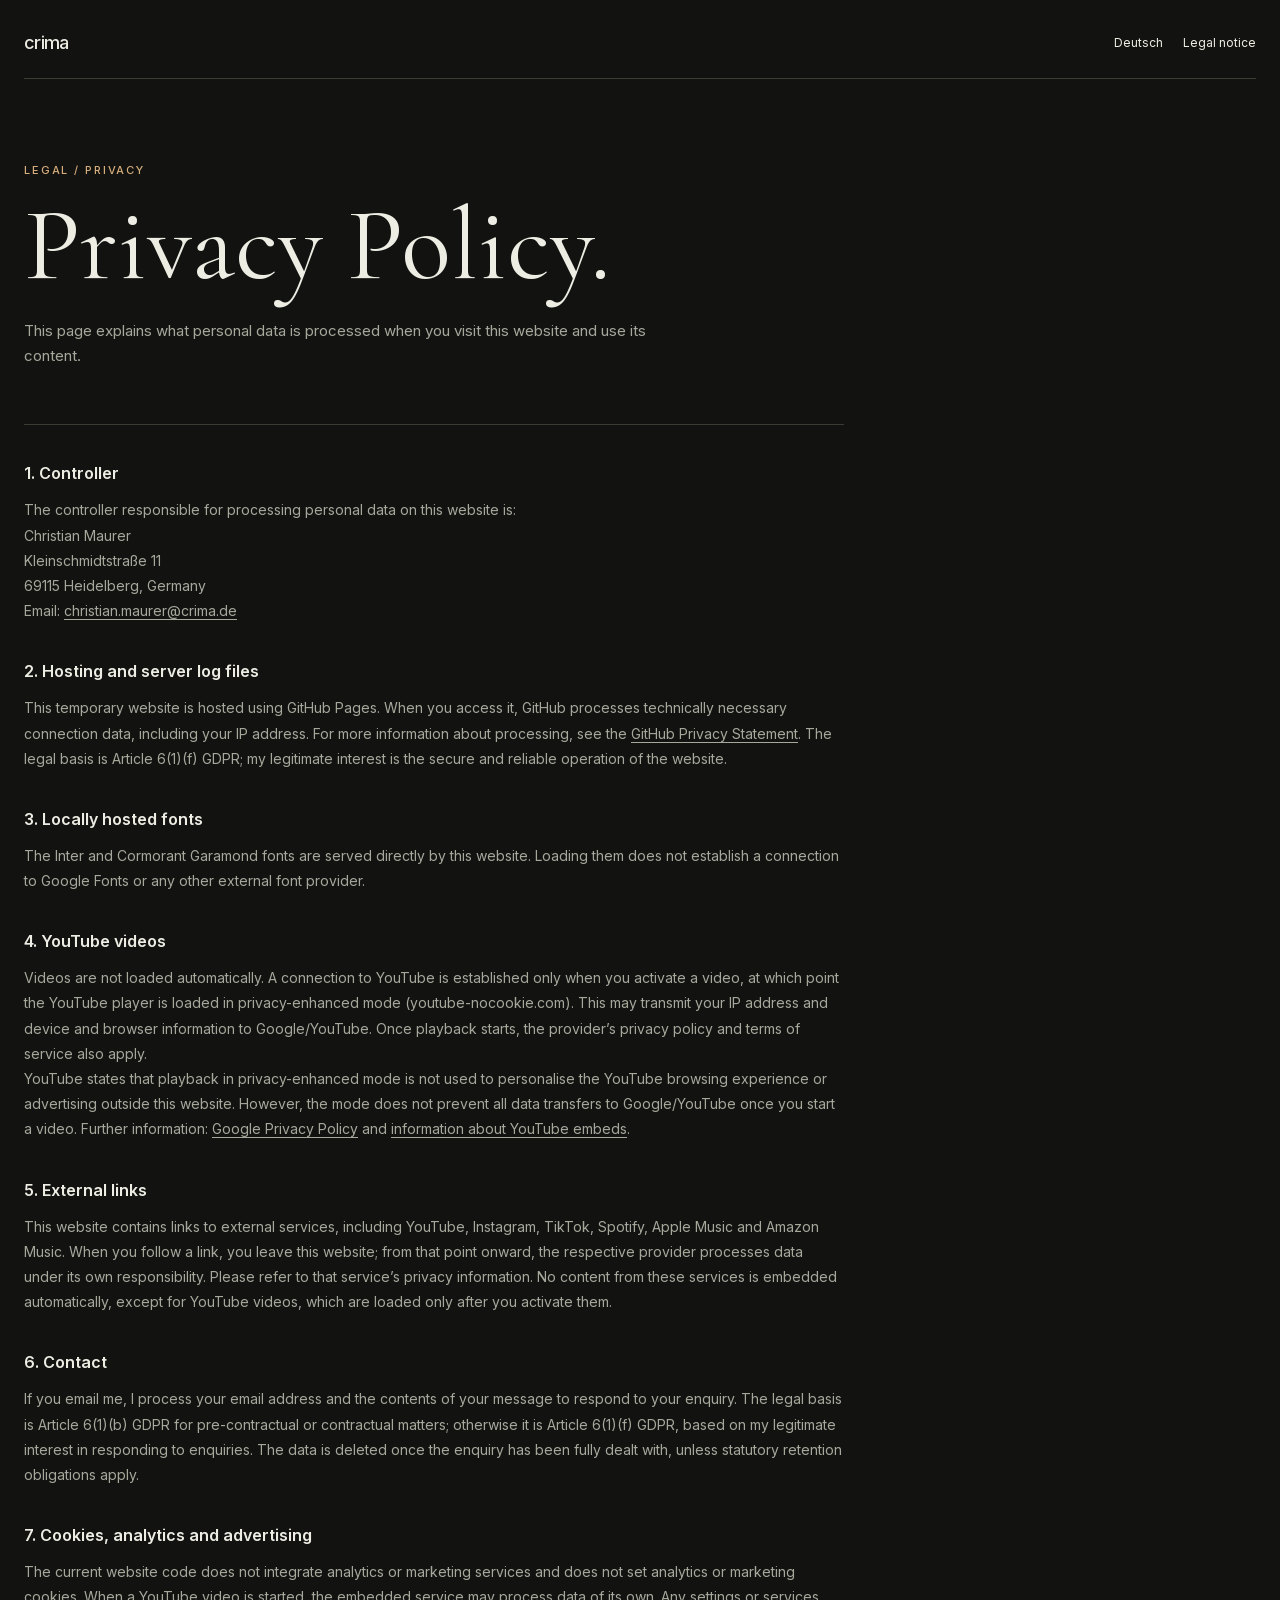
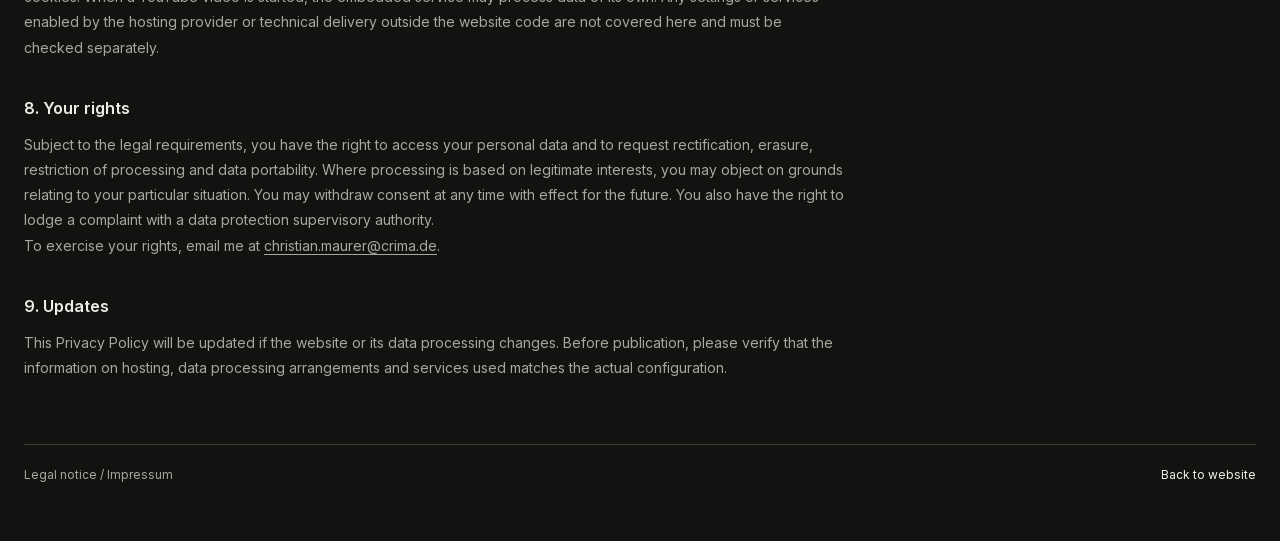
<file: datenschutz-en.html>
<!doctype html>
<html lang="en">
  <head>
    <meta charset="utf-8">
    <meta name="viewport" content="width=device-width, initial-scale=1">
    <meta name="description" content="Privacy Policy for the crima website.">
    <title>Privacy Policy — crima</title>
    <link rel="stylesheet" href="styles.css?v=10">
  </head>
  <body>
    <div class="privacy-shell">
      <div class="container">
        <nav class="privacy-topbar" aria-label="Page navigation">
          <a class="wordmark" href="index.html#start">crima</a>
          <div class="privacy-language-links">
            <a href="datenschutz.html" lang="de">Deutsch</a>
            <a href="index.html#impressum">Legal notice</a>
          </div>
        </nav>

        <header class="privacy-hero">
          <p class="eyebrow">Legal / Privacy</p>
          <h1>Privacy Policy.</h1>
          <p>This page explains what personal data is processed when you visit this website and use its content.</p>
        </header>

        <main class="privacy-main">
          <section>
            <h2>1. Controller</h2>
            <p>The controller responsible for processing personal data on this website is:<br>
              Christian Maurer<br>
              Kleinschmidtstraße 11<br>
              69115 Heidelberg, Germany<br>
              Email: <a href="mailto:christian.maurer@crima.de">christian.maurer@crima.de</a>
            </p>
          </section>

          <section>
            <h2>2. Hosting and server log files</h2>
            <p>This temporary website is hosted using GitHub Pages. When you access it, GitHub processes technically necessary connection data, including your IP address. For more information about processing, see the <a href="https://docs.github.com/en/site-policy/privacy-policies/github-general-privacy-statement" target="_blank" rel="noopener noreferrer">GitHub Privacy Statement</a>. The legal basis is Article 6(1)(f) GDPR; my legitimate interest is the secure and reliable operation of the website.</p>
          </section>

          <section>
            <h2>3. Locally hosted fonts</h2>
            <p>The Inter and Cormorant Garamond fonts are served directly by this website. Loading them does not establish a connection to Google Fonts or any other external font provider.</p>
          </section>

          <section>
            <h2>4. YouTube videos</h2>
            <p>Videos are not loaded automatically. A connection to YouTube is established only when you activate a video, at which point the YouTube player is loaded in privacy-enhanced mode (youtube-nocookie.com). This may transmit your IP address and device and browser information to Google/YouTube. Once playback starts, the provider’s privacy policy and terms of service also apply.</p>
            <p>YouTube states that playback in privacy-enhanced mode is not used to personalise the YouTube browsing experience or advertising outside this website. However, the mode does not prevent all data transfers to Google/YouTube once you start a video. Further information: <a href="https://policies.google.com/privacy?hl=en" target="_blank" rel="noopener noreferrer">Google Privacy Policy</a> and <a href="https://support.google.com/youtube/answer/171780?hl=en" target="_blank" rel="noopener noreferrer">information about YouTube embeds</a>.</p>
          </section>

          <section>
            <h2>5. External links</h2>
            <p>This website contains links to external services, including YouTube, Instagram, TikTok, Spotify, Apple Music and Amazon Music. When you follow a link, you leave this website; from that point onward, the respective provider processes data under its own responsibility. Please refer to that service’s privacy information. No content from these services is embedded automatically, except for YouTube videos, which are loaded only after you activate them.</p>
          </section>

          <section>
            <h2>6. Contact</h2>
            <p>If you email me, I process your email address and the contents of your message to respond to your enquiry. The legal basis is Article 6(1)(b) GDPR for pre-contractual or contractual matters; otherwise it is Article 6(1)(f) GDPR, based on my legitimate interest in responding to enquiries. The data is deleted once the enquiry has been fully dealt with, unless statutory retention obligations apply.</p>
          </section>

          <section>
            <h2>7. Cookies, analytics and advertising</h2>
            <p>The current website code does not integrate analytics or marketing services and does not set analytics or marketing cookies. When a YouTube video is started, the embedded service may process data of its own. Any settings or services enabled by the hosting provider or technical delivery outside the website code are not covered here and must be checked separately.</p>
          </section>

          <section>
            <h2>8. Your rights</h2>
            <p>Subject to the legal requirements, you have the right to access your personal data and to request rectification, erasure, restriction of processing and data portability. Where processing is based on legitimate interests, you may object on grounds relating to your particular situation. You may withdraw consent at any time with effect for the future. You also have the right to lodge a complaint with a data protection supervisory authority.</p>
            <p>To exercise your rights, email me at <a href="mailto:christian.maurer@crima.de">christian.maurer@crima.de</a>.</p>
          </section>

          <section>
            <h2>9. Updates</h2>
            <p>This Privacy Policy will be updated if the website or its data processing changes. Before publication, please verify that the information on hosting, data processing arrangements and services used matches the actual configuration.</p>
          </section>
        </main>

        <footer class="privacy-footer">
          <a href="index.html#impressum">Legal notice / Impressum</a>
          <a href="index.html#start">Back to website</a>
        </footer>
      </div>
    </div>
  </body>
</html>
</file>
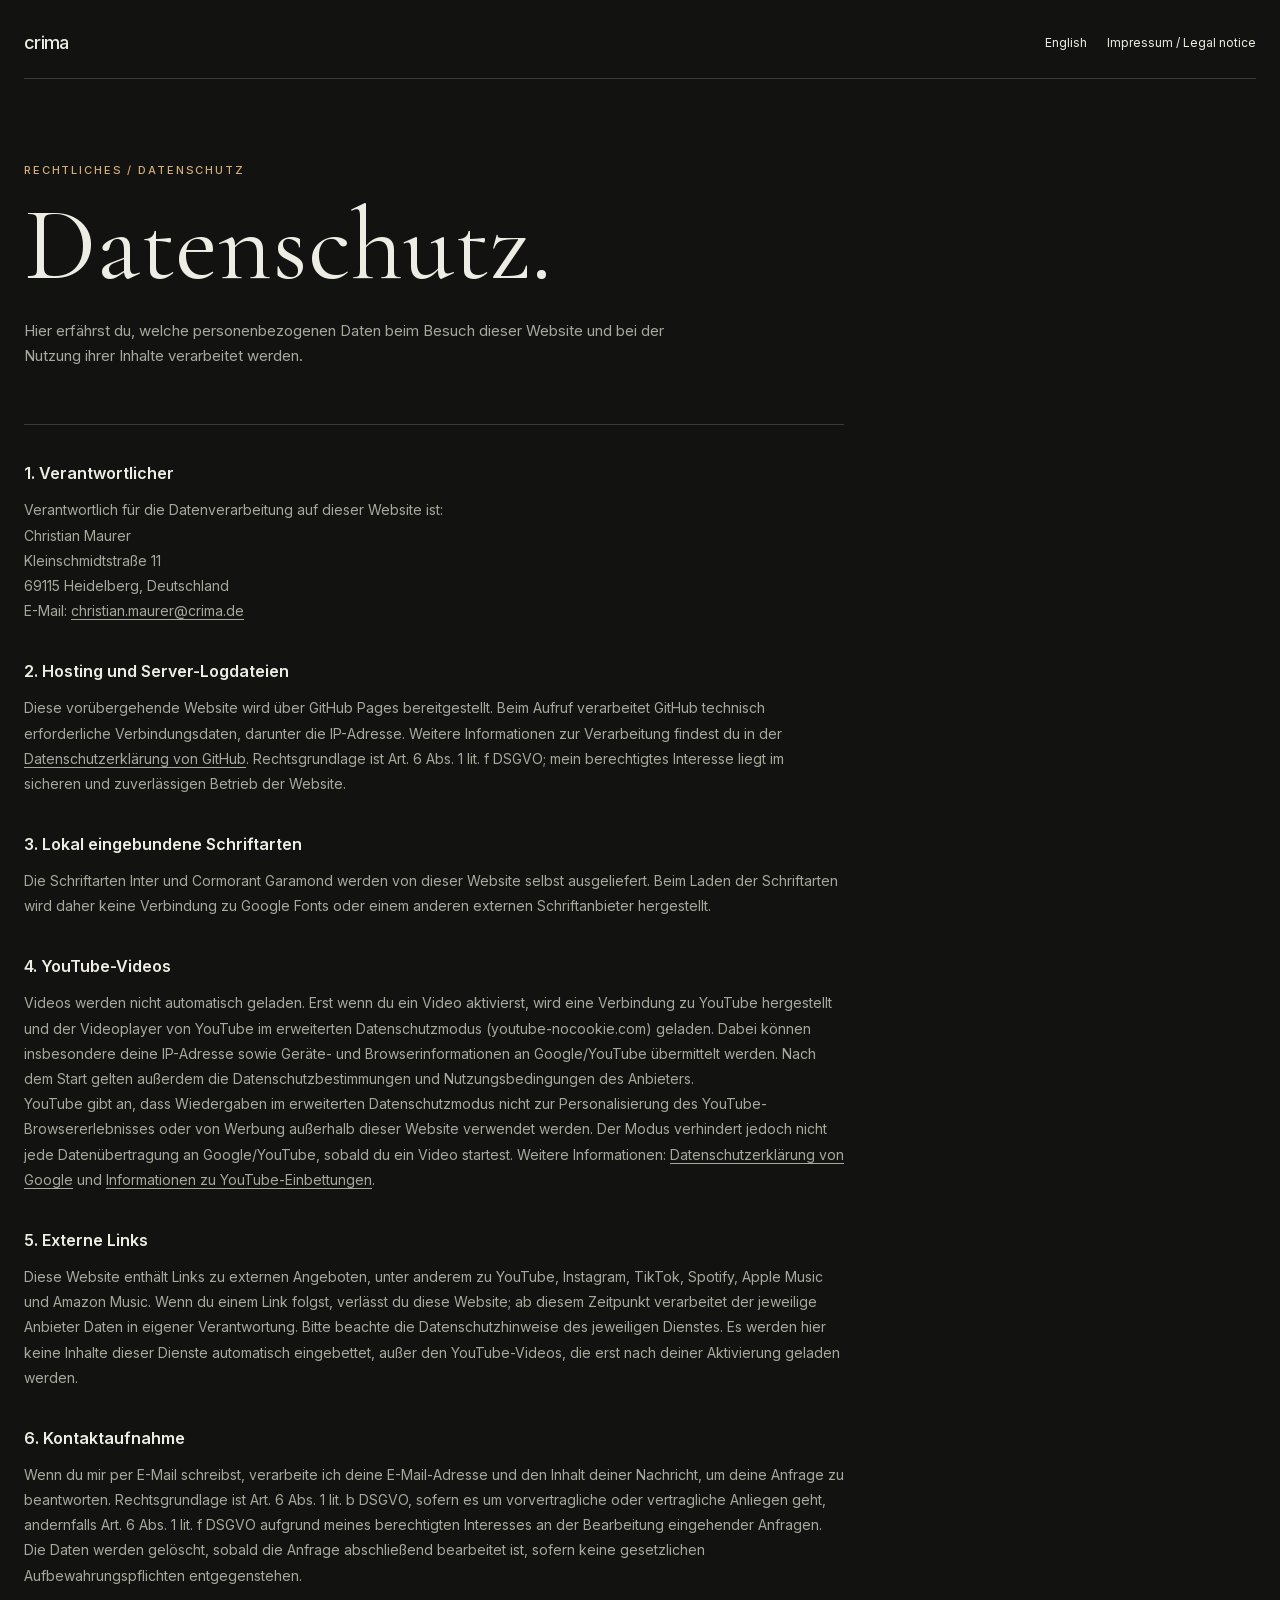
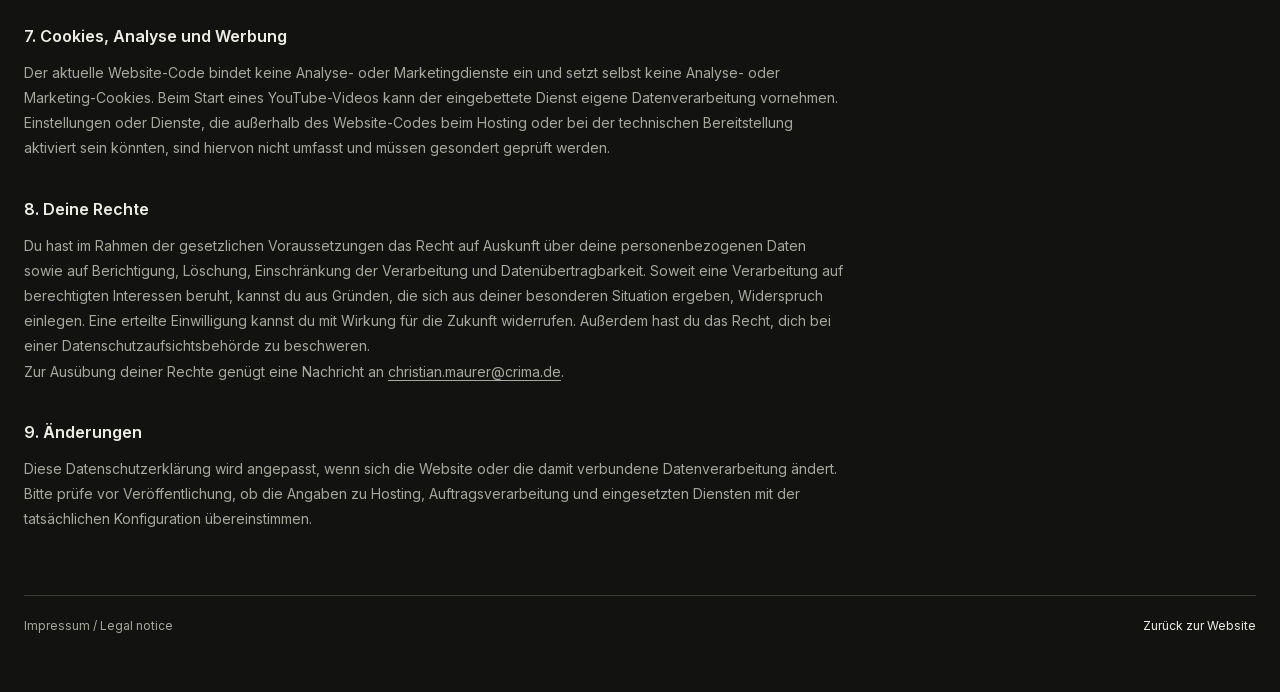
<file: datenschutz.html>
<!doctype html>
<html lang="de">
  <head>
    <meta charset="utf-8">
    <meta name="viewport" content="width=device-width, initial-scale=1">
    <meta name="description" content="Datenschutzerklärung der Website crima.">
    <title>Datenschutzerklärung — crima</title>
    <link rel="stylesheet" href="styles.css?v=10">
  </head>
  <body>
    <div class="privacy-shell">
      <div class="container">
        <nav class="privacy-topbar" aria-label="Seitennavigation">
          <a class="wordmark" href="index.html#start">crima</a>
          <div class="privacy-language-links">
            <a href="datenschutz-en.html" lang="en">English</a>
            <a href="index.html#impressum">Impressum / Legal notice</a>
          </div>
        </nav>

        <header class="privacy-hero">
          <p class="eyebrow">Rechtliches / Datenschutz</p>
          <h1>Datenschutz.</h1>
          <p>Hier erfährst du, welche personenbezogenen Daten beim Besuch dieser Website und bei der Nutzung ihrer Inhalte verarbeitet werden.</p>
        </header>

        <main class="privacy-main">
          <section>
            <h2>1. Verantwortlicher</h2>
            <p>Verantwortlich für die Datenverarbeitung auf dieser Website ist:<br>
              Christian Maurer<br>
              Kleinschmidtstraße 11<br>
              69115 Heidelberg, Deutschland<br>
              E-Mail: <a href="mailto:christian.maurer@crima.de">christian.maurer@crima.de</a>
            </p>
          </section>

          <section>
            <h2>2. Hosting und Server-Logdateien</h2>
            <p>Diese vorübergehende Website wird über GitHub Pages bereitgestellt. Beim Aufruf verarbeitet GitHub technisch erforderliche Verbindungsdaten, darunter die IP-Adresse. Weitere Informationen zur Verarbeitung findest du in der <a href="https://docs.github.com/en/site-policy/privacy-policies/github-general-privacy-statement" target="_blank" rel="noopener noreferrer">Datenschutzerklärung von GitHub</a>. Rechtsgrundlage ist Art. 6 Abs. 1 lit. f DSGVO; mein berechtigtes Interesse liegt im sicheren und zuverlässigen Betrieb der Website.</p>
          </section>

          <section>
            <h2>3. Lokal eingebundene Schriftarten</h2>
            <p>Die Schriftarten Inter und Cormorant Garamond werden von dieser Website selbst ausgeliefert. Beim Laden der Schriftarten wird daher keine Verbindung zu Google Fonts oder einem anderen externen Schriftanbieter hergestellt.</p>
          </section>

          <section>
            <h2>4. YouTube-Videos</h2>
            <p>Videos werden nicht automatisch geladen. Erst wenn du ein Video aktivierst, wird eine Verbindung zu YouTube hergestellt und der Videoplayer von YouTube im erweiterten Datenschutzmodus (youtube-nocookie.com) geladen. Dabei können insbesondere deine IP-Adresse sowie Geräte- und Browserinformationen an Google/YouTube übermittelt werden. Nach dem Start gelten außerdem die Datenschutzbestimmungen und Nutzungsbedingungen des Anbieters.</p>
            <p>YouTube gibt an, dass Wiedergaben im erweiterten Datenschutzmodus nicht zur Personalisierung des YouTube-Browsererlebnisses oder von Werbung außerhalb dieser Website verwendet werden. Der Modus verhindert jedoch nicht jede Datenübertragung an Google/YouTube, sobald du ein Video startest. Weitere Informationen: <a href="https://policies.google.com/privacy?hl=de" target="_blank" rel="noopener noreferrer">Datenschutzerklärung von Google</a> und <a href="https://support.google.com/youtube/answer/171780?hl=de" target="_blank" rel="noopener noreferrer">Informationen zu YouTube-Einbettungen</a>.</p>
          </section>

          <section>
            <h2>5. Externe Links</h2>
            <p>Diese Website enthält Links zu externen Angeboten, unter anderem zu YouTube, Instagram, TikTok, Spotify, Apple Music und Amazon Music. Wenn du einem Link folgst, verlässt du diese Website; ab diesem Zeitpunkt verarbeitet der jeweilige Anbieter Daten in eigener Verantwortung. Bitte beachte die Datenschutzhinweise des jeweiligen Dienstes. Es werden hier keine Inhalte dieser Dienste automatisch eingebettet, außer den YouTube-Videos, die erst nach deiner Aktivierung geladen werden.</p>
          </section>

          <section>
            <h2>6. Kontaktaufnahme</h2>
            <p>Wenn du mir per E-Mail schreibst, verarbeite ich deine E-Mail-Adresse und den Inhalt deiner Nachricht, um deine Anfrage zu beantworten. Rechtsgrundlage ist Art. 6 Abs. 1 lit. b DSGVO, sofern es um vorvertragliche oder vertragliche Anliegen geht, andernfalls Art. 6 Abs. 1 lit. f DSGVO aufgrund meines berechtigten Interesses an der Bearbeitung eingehender Anfragen. Die Daten werden gelöscht, sobald die Anfrage abschließend bearbeitet ist, sofern keine gesetzlichen Aufbewahrungspflichten entgegenstehen.</p>
          </section>

          <section>
            <h2>7. Cookies, Analyse und Werbung</h2>
            <p>Der aktuelle Website-Code bindet keine Analyse- oder Marketingdienste ein und setzt selbst keine Analyse- oder Marketing-Cookies. Beim Start eines YouTube-Videos kann der eingebettete Dienst eigene Datenverarbeitung vornehmen. Einstellungen oder Dienste, die außerhalb des Website-Codes beim Hosting oder bei der technischen Bereitstellung aktiviert sein könnten, sind hiervon nicht umfasst und müssen gesondert geprüft werden.</p>
          </section>

          <section>
            <h2>8. Deine Rechte</h2>
            <p>Du hast im Rahmen der gesetzlichen Voraussetzungen das Recht auf Auskunft über deine personenbezogenen Daten sowie auf Berichtigung, Löschung, Einschränkung der Verarbeitung und Datenübertragbarkeit. Soweit eine Verarbeitung auf berechtigten Interessen beruht, kannst du aus Gründen, die sich aus deiner besonderen Situation ergeben, Widerspruch einlegen. Eine erteilte Einwilligung kannst du mit Wirkung für die Zukunft widerrufen. Außerdem hast du das Recht, dich bei einer Datenschutzaufsichtsbehörde zu beschweren.</p>
            <p>Zur Ausübung deiner Rechte genügt eine Nachricht an <a href="mailto:christian.maurer@crima.de">christian.maurer@crima.de</a>.</p>
          </section>

          <section>
            <h2>9. Änderungen</h2>
            <p>Diese Datenschutzerklärung wird angepasst, wenn sich die Website oder die damit verbundene Datenverarbeitung ändert. Bitte prüfe vor Veröffentlichung, ob die Angaben zu Hosting, Auftragsverarbeitung und eingesetzten Diensten mit der tatsächlichen Konfiguration übereinstimmen.</p>
          </section>
        </main>

        <footer class="privacy-footer">
          <a href="index.html#impressum">Impressum / Legal notice</a>
          <a href="index.html#start">Zurück zur Website</a>
        </footer>
      </div>
    </div>
  </body>
</html>
</file>
<file: styles.css>
:root {
  color-scheme: dark;
  --ink: #121311;
  --ink-soft: #1b1d19;
  --paper: #eeede4;
  --paper-dark: #dad8ca;
  --ink-paper: #20221d;
  --muted: #a6a89c;
  --muted-dark: #64665d;
  --line: #3b3d34;
  --accent: #d7ad7b;
  --serif: "Cormorant Garamond", Georgia, serif;
  --sans: "Inter", Arial, sans-serif;
}

@font-face {
  font-family: "Cormorant Garamond";
  font-style: normal;
  font-weight: 400 500;
  font-display: swap;
  src: url("assets/fonts/cormorant-garamond-normal-latin.woff2") format("woff2");
  unicode-range: U+0000-00FF, U+0131, U+0152-0153, U+02BB-02BC, U+02C6, U+02DA, U+02DC, U+0304, U+0308, U+0329, U+2000-206F, U+20AC, U+2122, U+2191, U+2193, U+2212, U+2215, U+FEFF, U+FFFD;
}

@font-face {
  font-family: "Cormorant Garamond";
  font-style: normal;
  font-weight: 400 500;
  font-display: swap;
  src: url("assets/fonts/cormorant-garamond-normal-latin-ext.woff2") format("woff2");
  unicode-range: U+0100-02BA, U+02BD-02C5, U+02C7-02CC, U+02CE-02D7, U+02DD-02FF, U+0304, U+0308, U+0329, U+1D00-1DBF, U+1E00-1E9F, U+1EF2-1EFF, U+2020, U+20A0-20AB, U+20AD-20C4, U+2113, U+2C60-2C7F, U+A720-A7FF;
}

@font-face {
  font-family: "Cormorant Garamond";
  font-style: italic;
  font-weight: 400;
  font-display: swap;
  src: url("assets/fonts/cormorant-garamond-italic-latin.woff2") format("woff2");
  unicode-range: U+0000-00FF, U+0131, U+0152-0153, U+02BB-02BC, U+02C6, U+02DA, U+02DC, U+0304, U+0308, U+0329, U+2000-206F, U+20AC, U+2122, U+2191, U+2193, U+2212, U+2215, U+FEFF, U+FFFD;
}

@font-face {
  font-family: "Cormorant Garamond";
  font-style: italic;
  font-weight: 400;
  font-display: swap;
  src: url("assets/fonts/cormorant-garamond-italic-latin-ext.woff2") format("woff2");
  unicode-range: U+0100-02BA, U+02BD-02C5, U+02C7-02CC, U+02CE-02D7, U+02DD-02FF, U+0304, U+0308, U+0329, U+1D00-1DBF, U+1E00-1E9F, U+1EF2-1EFF, U+2020, U+20A0-20AB, U+20AD-20C4, U+2113, U+2C60-2C7F, U+A720-A7FF;
}

@font-face {
  font-family: "Inter";
  font-style: normal;
  font-weight: 400 600;
  font-display: swap;
  src: url("assets/fonts/inter-latin.woff2") format("woff2");
  unicode-range: U+0000-00FF, U+0131, U+0152-0153, U+02BB-02BC, U+02C6, U+02DA, U+02DC, U+0304, U+0308, U+0329, U+2000-206F, U+20AC, U+2122, U+2191, U+2193, U+2212, U+2215, U+FEFF, U+FFFD;
}

@font-face {
  font-family: "Inter";
  font-style: normal;
  font-weight: 400 600;
  font-display: swap;
  src: url("assets/fonts/inter-latin-ext.woff2") format("woff2");
  unicode-range: U+0100-02BA, U+02BD-02C5, U+02C7-02CC, U+02CE-02D7, U+02DD-02FF, U+0304, U+0308, U+0329, U+1D00-1DBF, U+1E00-1E9F, U+1EF2-1EFF, U+2020, U+20A0-20AB, U+20AD-20C4, U+2113, U+2C60-2C7F, U+A720-A7FF;
}

* {
  box-sizing: border-box;
}

html {
  scroll-behavior: smooth;
  scroll-padding-top: 24px;
}

body {
  margin: 0;
  background: var(--ink);
  color: var(--paper);
  font-family: var(--sans);
  font-size: 15px;
  font-weight: 400;
  line-height: 1.65;
  -webkit-font-smoothing: antialiased;
}

img {
  display: block;
  max-width: 100%;
}

a {
  color: inherit;
}

button {
  font: inherit;
}

.container {
  width: min(1280px, calc(100% - 48px));
  margin-inline: auto;
}

.skip-link {
  position: fixed;
  z-index: 20;
  top: 12px;
  left: 12px;
  padding: 10px 14px;
  transform: translateY(-160%);
  background: var(--paper);
  color: var(--ink);
}

.skip-link:focus {
  transform: translateY(0);
}

.eyebrow {
  margin: 0;
  color: var(--accent);
  font-size: 11px;
  font-weight: 500;
  letter-spacing: 0.17em;
  line-height: 1.4;
  text-transform: uppercase;
}

.muted {
  margin: 0;
  color: var(--muted);
  font-size: 13px;
}

.accent {
  color: var(--accent);
}

.hero {
  position: relative;
  min-height: 660px;
  height: min(840px, 100svh);
  overflow: hidden;
  background: var(--ink);
  isolation: isolate;
}

.hero__image,
.hero__shade {
  position: absolute;
  z-index: -1;
  inset: 0;
  width: 100%;
  height: 100%;
}

.hero__image {
  object-fit: cover;
  object-position: center 43%;
}

.hero__shade {
  background:
    linear-gradient(180deg, rgb(18 19 17 / 34%) 0%, transparent 32%, var(--ink) 92%),
    linear-gradient(90deg, rgb(18 19 17 / 24%), transparent 72%);
}

.hero__container {
  position: relative;
  display: flex;
  height: 100%;
  min-height: inherit;
  flex-direction: column;
}

.navigation {
  display: flex;
  min-height: 112px;
  align-items: center;
  justify-content: space-between;
}

.brand {
  display: inline-flex;
  align-items: center;
  gap: 12px;
  color: inherit;
  text-decoration: none;
}

.brand__portrait {
  display: block;
  width: 76px;
  height: 76px;
  flex: 0 0 76px;
  overflow: hidden;
  border: 1px solid rgb(238 237 228 / 55%);
  border-radius: 50%;
  filter: saturate(0.75);
  object-fit: cover;
  object-position: 55% 52%;
}

.wordmark {
  color: var(--paper);
  font-size: 18px;
  font-weight: 500;
  letter-spacing: -0.035em;
  text-decoration: none;
}

.navigation__links {
  display: flex;
  align-items: center;
  gap: 32px;
  margin: 0;
  padding: 0;
  list-style: none;
}

.navigation__links a {
  color: var(--paper);
  font-size: 13px;
  text-decoration: none;
  transition: color 160ms ease;
}

.navigation__links a:hover,
.navigation__links a:focus-visible {
  color: var(--accent);
}

.menu-toggle {
  display: none;
  align-items: center;
  gap: 12px;
  border: 0;
  background: transparent;
  color: var(--paper);
}

.hero__meta {
  display: flex;
  align-items: center;
}

.hero__meta {
  padding-top: 12px;
}

.hero__meta .eyebrow {
  font-size: 13px;
  letter-spacing: 0.13em;
}

.hero__content {
  position: absolute;
  right: 0;
  bottom: 18.5%;
  left: 0;
  transform: translateY(20px);
}

.hero__quote {
  max-width: 760px;
  margin: 22px 0 0;
  transform: translateY(10px);
  color: var(--accent);
  font-family: var(--serif);
  font-size: 24px;
  font-style: italic;
  line-height: 1.2;
}

.hero__quote p {
  margin: 0;
}

.hero__quote cite {
  display: block;
  margin-top: 6px;
  font-size: 16px;
  font-style: italic;
}

.hero h1 {
  margin: 0 0 18px -0.045em;
  color: var(--paper);
  font-family: var(--serif);
  font-size: clamp(72px, 9.2vw, 132px);
  font-weight: 400;
  letter-spacing: -0.04em;
  line-height: 0.92;
}

.hero__intro {
  display: flex;
  align-items: center;
  justify-content: space-between;
  gap: 32px;
}

.hero__tagline {
  margin: 0;
  font-family: var(--serif);
  font-size: 38px;
  font-style: italic;
  line-height: 1.15;
}

.outline-link {
  display: inline-flex;
  min-height: 54px;
  align-items: center;
  gap: 28px;
  border: 1px solid var(--accent);
  padding: 0 24px;
  transform: translateY(32px);
  color: var(--paper);
  font-size: 13px;
  text-decoration: none;
  transition: background-color 160ms ease, color 160ms ease;
}

.outline-link:hover,
.outline-link:focus-visible {
  background: var(--accent);
  color: var(--ink);
}

.outline-link img {
  width: 18px;
  height: 18px;
}

.hero__footer {
  position: absolute;
  right: 0;
  bottom: 40px;
  left: 0;
  display: flex;
}

.hero__footer .eyebrow {
  color: var(--muted);
  letter-spacing: 0.16em;
}

.section {
  padding-block: 96px 112px;
}

.film-section {
  padding-top: 18px;
  padding-bottom: 92px;
}

.studio-transition {
  position: relative;
  aspect-ratio: 1914 / 434;
  overflow: hidden;
  background: var(--ink);
}

.studio-transition img {
  position: absolute;
  inset: 0;
  width: 100%;
  height: 100%;
  object-fit: cover;
}

.studio-transition::after {
  position: absolute;
  inset: 0;
  background: linear-gradient(to bottom, transparent 55%, var(--ink) 100%);
  content: "";
}

.section-heading {
  display: flex;
  flex-direction: column;
  gap: 32px;
}

.section-heading__meta,
.section-heading__body {
  display: flex;
  align-items: center;
  justify-content: space-between;
  gap: 24px;
}

.section-heading__body {
  align-items: flex-end;
  gap: 64px;
}

.section-heading h2 {
  max-width: 760px;
  margin: 0;
  font-family: var(--serif);
  font-size: clamp(52px, 5.3vw, 76px);
  font-weight: 400;
  letter-spacing: -0.035em;
  line-height: 1.02;
}

.section-heading__summary {
  width: min(410px, 35%);
  flex: 0 0 min(410px, 35%);
  margin: 0;
  color: var(--muted);
  font-size: 14px;
  line-height: 1.65;
}

.film-section .section-heading {
  margin-bottom: 48px;
}

.video-card {
  position: relative;
  display: flex;
  aspect-ratio: 624 / 340;
  flex-direction: column;
  align-items: center;
  justify-content: center;
  overflow: hidden;
  margin: 0;
  background: var(--ink-soft);
  isolation: isolate;
}

.video-card--feature {
  aspect-ratio: 16 / 9;
}

.video-card__embed {
  position: absolute;
  z-index: 0;
  inset: 0;
  width: 100%;
  height: 100%;
  border: 0;
}

.video-card__poster {
  position: absolute;
  z-index: 1;
  inset: 0;
  display: grid;
  width: 100%;
  height: 100%;
  place-items: center;
  overflow: hidden;
  border: 0;
  padding: 0;
  background: #000;
  cursor: pointer;
}

.video-card__poster::before {
  position: absolute;
  inset: 0;
  background: rgb(0 0 0 / 16%);
  content: "";
}

.video-card__message {
  position: absolute;
  right: 16px;
  bottom: 16px;
  left: 16px;
  padding: 8px 10px;
  background: rgb(18 19 17 / 85%);
  color: var(--paper);
  font-size: 11px;
}

.video-card__poster-image {
  position: absolute;
  inset: 0;
  width: 100%;
  height: 100%;
  object-fit: cover;
}

.video-card__poster--qubotron .video-card__poster-image {
  object-fit: cover;
  filter: saturate(80%);
}

.video-card__poster--ball-chair .video-card__poster-image {
  object-fit: cover;
}

.video-card__poster--brausepulver .video-card__poster-image {
  object-fit: cover;
}

.video-card__poster-play {
  position: absolute;
  display: grid;
  width: 88px;
  height: 88px;
  place-items: center;
  border: 1px solid var(--paper);
  border-radius: 50%;
  background: rgb(18 19 17 / 35%);
  transition: background-color 160ms ease, transform 160ms ease;
}

.video-card__poster:hover .video-card__poster-play,
.video-card__poster:focus-visible .video-card__poster-play {
  transform: scale(1.06);
  background: rgb(18 19 17 / 65%);
}

.video-card__poster-play img {
  width: 28px;
  height: 28px;
}

.video-card__image,
.video-card__shade {
  position: absolute;
  z-index: -1;
  inset: 0;
  width: 100%;
  height: 100%;
}

.video-card__image {
  object-fit: cover;
}

.video-card__shade {
  background: rgb(0 0 0 / 15%);
}

.video-card__source {
  position: absolute;
  top: 22px;
  left: 24px;
  display: flex;
  align-items: center;
  gap: 8px;
  margin: 0;
  color: var(--paper);
  font-size: 10px;
  letter-spacing: 0.13em;
  line-height: 1.4;
  text-transform: uppercase;
}

.status-dot {
  width: 5px;
  height: 5px;
  flex: 0 0 5px;
  background: var(--accent);
}

.play-button {
  display: grid;
  width: 64px;
  height: 64px;
  place-items: center;
  border: 1px solid var(--paper);
  border-radius: 50%;
  background: rgb(18 19 17 / 25%);
}

.play-button--large {
  width: 88px;
  height: 88px;
}

.play-button img {
  width: 23px;
  height: 23px;
}

.play-button--large img {
  width: 28px;
  height: 28px;
}

.video-card__caption {
  position: absolute;
  right: 24px;
  bottom: 20px;
  left: 24px;
  display: flex;
  align-items: center;
  justify-content: space-between;
  gap: 16px;
  color: var(--paper);
  font-size: 11px;
  line-height: 1.4;
}

.video-card--playing .video-card__source,
.video-card--playing .video-card__caption {
  display: none;
}

.film-description {
  display: flex;
  align-items: flex-start;
  justify-content: space-between;
  gap: 40px;
  margin-top: 48px;
}

.film-description h3 {
  margin: 0;
  font-family: var(--serif);
  font-size: 30px;
  font-weight: 400;
  line-height: 1.2;
}

.film-description p {
  width: 410px;
  margin: 0;
  color: var(--accent);
  font-family: var(--serif);
  font-size: 18px;
  font-style: italic;
  line-height: 1.4;
}

.bio-section {
  background: var(--paper-dark);
  color: var(--ink-paper);
}

.bio-section__inner {
  display: grid;
  grid-template-columns: minmax(0, 360px) minmax(0, 1fr);
  gap: 80px;
  padding: 86px 0 76px;
}

.bio-section__visual {
  display: flex;
  flex-direction: column;
  gap: 26px;
}

.portrait {
  position: relative;
  aspect-ratio: 896 / 1285;
  overflow: hidden;
  margin: 0;
  background: var(--ink);
}

.portrait img {
  width: calc(100% * 15 / 14);
  height: 100%;
  max-width: none;
  object-fit: cover;
  object-position: left top;
}

.bio-section__wordmark {
  display: flex;
  align-items: center;
  justify-content: space-between;
  gap: 16px;
}

.wordmark--dark {
  color: var(--ink-paper);
}

.bio-section__wordmark .muted {
  color: var(--muted-dark);
  font-size: 10px;
  text-transform: uppercase;
}

.bio-copy {
  display: flex;
  flex-direction: column;
  align-items: flex-start;
  gap: 24px;
}

.bio-copy .eyebrow {
  color: var(--ink-paper);
}

.bio-copy h2,
.legal-intro h2 {
  margin: 0;
  font-family: var(--serif);
  font-size: clamp(56px, 5.3vw, 76px);
  font-weight: 400;
  letter-spacing: -0.035em;
  line-height: 0.98;
}

.bio-copy > p:not(.eyebrow, .bio-copy__note) {
  margin: 0;
  font-size: 16px;
  line-height: 1.65;
}

.bio-section__links {
  display: flex;
  flex-direction: column;
  gap: 24px;
}

.bio-section__visual .platform-groups {
  grid-template-columns: repeat(2, minmax(0, 1fr));
  gap: 32px;
}

.platform-groups {
  display: grid;
  width: 100%;
  grid-template-columns: repeat(2, minmax(0, 1fr));
  gap: 64px;
}

.platform-groups .eyebrow {
  margin-bottom: 4px;
}

.platform-list {
  margin: 0;
  padding: 0;
  list-style: none;
}

.bio-section__links .platform-list li {
  min-height: 36px;
  font-size: 16px;
}

.bio-section__links .platform-list a {
  display: inline-flex;
  min-height: 36px;
  align-items: center;
  gap: 20px;
  color: inherit;
  text-decoration: none;
}

.bio-section__links .platform-list a:hover,
.bio-section__links .platform-list a:focus-visible {
  color: var(--muted-dark);
}

.platform-list img {
  width: 17px;
  height: 17px;
}

.bio-copy .bio-copy__note {
  margin: 0;
  font-size: 11px;
}

.interlude {
  position: relative;
  display: flex;
  aspect-ratio: 1917 / 585.6;
  align-items: center;
  overflow: hidden;
  isolation: isolate;
}

.interlude__image,
.interlude__shade {
  position: absolute;
  z-index: -1;
  inset: 0;
  width: 100%;
  height: 100%;
}

.interlude__image {
  object-fit: cover;
  object-position: center top;
}

.interlude__shade {
  background: linear-gradient(
    to bottom,
    rgb(18 19 17 / 44%) 0%,
    rgb(18 19 17 / 44%) 45%,
    var(--ink) 100%
  );
}

.interlude__quote {
  max-width: 900px;
  margin: 0;
  color: var(--paper);
}

.interlude__content {
  position: relative;
  left: 16px;
  top: 15.625%;
  transform: translateY(4px);
}

@media (max-width: 600px) {
  .interlude {
    aspect-ratio: 15 / 8;
  }

  .interlude__content {
    left: 8px;
    transform: none;
  }
}

.project-overview {
  padding-top: 72px;
  padding-bottom: 92px;
}

.project-overview .section-heading {
  margin-bottom: 56px;
}

.card-grid {
  display: grid;
  grid-template-columns: repeat(2, minmax(0, 1fr));
  gap: 64px 32px;
}

.project-card {
  min-width: 0;
}

.project-card .video-card {
  aspect-ratio: 16 / 9;
  margin-bottom: 22px;
}

.project-card__copy {
  display: flex;
  flex-direction: column;
  align-items: flex-start;
  gap: 14px;
}

.project-card__copy h3 {
  margin: 0;
  font-family: var(--serif);
  font-size: 38px;
  font-weight: 400;
  line-height: 1.1;
}

.project-card__copy > p:last-child {
  max-width: 580px;
  margin: 0;
  color: var(--muted);
  font-size: 16px;
  line-height: 1.6;
}

.works-section {
  padding-top: 56px;
}

.works-section > .container {
  padding-top: 0;
}

.works-section .section-heading {
  margin-bottom: 56px;
}

.media-note {
  display: flex;
  gap: 16px;
  margin: 64px 0 0;
  color: var(--muted);
  font-size: 12px;
  line-height: 1.5;
}

.media-note .eyebrow {
  flex: 0 0 auto;
}

.discography-section {
  background: var(--ink-soft);
}

.discography-section .section {
  padding-top: 76px;
  padding-bottom: 96px;
}

.discography-section .section-heading {
  margin-bottom: 48px;
}

.release-list__header,
.release {
  display: grid;
  grid-template-columns: minmax(0, 1fr) minmax(130px, 1fr) 90px minmax(140px, 1fr);
  align-items: center;
  gap: 24px;
}

.release-list__header {
  padding-bottom: 16px;
  color: var(--muted);
  font-size: 10px;
  letter-spacing: 0.15em;
  text-transform: uppercase;
}

.release {
  min-height: 137px;
  border-top: 1px solid var(--line);
}

.release:last-child {
  border-bottom: 1px solid var(--line);
}

@media (min-width: 851px) {
  .release-list__header span:nth-child(3) {
    transform: translateX(-20px);
  }

  .release {
    min-height: unset;
    align-items: start;
    padding-block: 18px;
  }

  .release > p:nth-of-type(2) {
    transform: translate(-20px, 6px);
  }

  .release__credits {
    transform: translateY(8px);
  }
}

.release > p {
  margin: 0;
  color: var(--muted);
  font-size: 14px;
}

.release > .release__artist {
  font-family: var(--serif);
  font-size: 28px;
  line-height: 1.05;
}

.release__title {
  display: block;
  min-width: 0;
}

.release__title h3 {
  overflow: hidden;
  margin: 0 0 4px;
  font-family: var(--serif);
  font-size: 28px;
  font-weight: 400;
  line-height: 1.05;
  text-overflow: ellipsis;
}

.release__title p {
  margin: 0;
  color: var(--muted);
  font-size: 12px;
}

.release__credits {
  color: var(--accent);
  font-size: 13px;
  text-align: left;
  text-transform: uppercase;
}

.release-note {
  margin: 24px 0 0;
  color: var(--muted);
  font-size: 12px;
}

.contact-dialog {
  width: min(620px, calc(100% - 32px));
  max-width: 620px;
  max-height: min(88vh, 900px);
  border: 1px solid var(--line);
  padding: clamp(24px, 5vw, 48px);
  background: var(--ink-soft);
  color: var(--paper);
  overflow: auto;
}

.contact-dialog::backdrop {
  background: rgb(0 0 0 / 76%);
  backdrop-filter: blur(4px);
}

.contact-dialog__header {
  display: flex;
  align-items: flex-start;
  justify-content: space-between;
  gap: 24px;
  border-bottom: 1px solid var(--line);
  padding-bottom: 20px;
}

.contact-dialog__header h2 {
  margin: 10px 0 0;
  font-family: var(--serif);
  font-size: clamp(42px, 8vw, 64px);
  font-weight: 400;
  line-height: 1;
}

.contact-dialog__close {
  display: inline-flex;
  align-items: center;
  gap: 10px;
  border: 0;
  padding: 8px 0 8px 8px;
  background: transparent;
  color: var(--muted);
  cursor: pointer;
  font: inherit;
  font-size: 12px;
}

.contact-dialog__close span {
  color: var(--paper);
  font-size: 22px;
  line-height: 1;
}

.contact-dialog__intro {
  margin: 20px 0 28px;
  color: var(--muted);
  font-size: 14px;
}

.contact-form {
  display: grid;
  gap: 18px;
}

.contact-form__field {
  display: grid;
  gap: 8px;
}

.contact-form__field label {
  color: var(--paper);
  font-size: 12px;
}

.contact-form__field label span {
  color: var(--muted);
}

.contact-form__field input,
.contact-form__field textarea {
  width: 100%;
  border: 1px solid var(--line);
  border-radius: 0;
  padding: 14px 16px;
  background: var(--ink);
  color: var(--paper);
  font: inherit;
}

.contact-form__field textarea {
  min-height: 160px;
  resize: vertical;
}

.contact-form__field input:focus,
.contact-form__field textarea:focus {
  border-color: var(--accent);
  outline: 1px solid var(--accent);
  outline-offset: 2px;
}

.contact-form__privacy {
  max-width: 580px;
  margin: -4px 0 0;
  color: var(--muted);
  font-size: 12px;
}

.contact-form__privacy a {
  text-underline-offset: 3px;
}

.contact-form__submit {
  display: inline-flex;
  width: max-content;
  min-height: 52px;
  align-items: center;
  justify-content: center;
  gap: 24px;
  border: 1px solid var(--accent);
  padding: 0 20px;
  background: transparent;
  color: var(--paper);
  cursor: pointer;
  font-size: 12px;
}

.contact-form__submit:hover,
.contact-form__submit:focus-visible {
  background: var(--accent);
  color: var(--ink);
}

.contact-dialog-trigger {
  border: 0;
  margin-top: 8px;
  padding: 0;
  background: transparent;
  color: var(--paper);
  cursor: pointer;
  font: inherit;
  font-size: 14px;
  text-align: left;
  text-decoration: underline;
  text-decoration-color: var(--muted-dark);
  text-underline-offset: 4px;
}

.contact-dialog-trigger:hover,
.contact-dialog-trigger:focus-visible {
  color: var(--accent);
}

.contact-form__trap {
  position: absolute;
  width: 1px;
  height: 1px;
  margin: -1px;
  padding: 0;
  overflow: hidden;
  clip: rect(0, 0, 0, 0);
  white-space: nowrap;
  border: 0;
  clip-path: inset(50%);
}

.contact-form__trap input {
  width: 1px;
  height: 1px;
}

.footer-section .section {
  padding-block: 96px 32px;
}

.legal-layout {
  display: grid;
  grid-template-columns: minmax(0, 440px) minmax(0, 1fr);
  gap: 80px;
}

.legal-intro {
  display: flex;
  flex-direction: column;
  align-items: flex-start;
  gap: 28px;
}

.legal-intro h2 {
  font-size: 72px;
  line-height: 1;
}

.legal-intro > p:not(.eyebrow) {
  margin: 0;
  color: var(--muted);
  font-size: 14px;
  line-height: 1.7;
}

.legal-intro .legal-intro__warning {
  color: var(--accent) !important;
  font-size: 12px !important;
  line-height: 1.65 !important;
}

.legal-details {
  display: flex;
  flex-direction: column;
  gap: 36px;
}

.legal-grid {
  display: grid;
  grid-template-columns: repeat(2, minmax(0, 1fr));
  gap: 40px;
}

.legal-grid--ruled {
  border-top: 1px solid var(--line);
  padding-top: 36px;
}

.legal-grid section,
.credits {
  min-width: 0;
}

.legal-details h3 {
  margin: 0 0 12px;
  color: var(--paper);
  font-size: 13px;
  font-weight: 600;
  line-height: 1.5;
}

.legal-details p {
  margin: 0;
  color: var(--muted);
  font-size: 14px;
  line-height: 1.7;
}

.footer-bar {
  display: flex;
  min-height: 72px;
  align-items: center;
  justify-content: flex-end;
  gap: 24px;
  border-top: 1px solid var(--line);
  margin-top: 56px;
}

.back-to-top {
  display: inline-flex;
  align-items: center;
  gap: 12px;
  font-size: 12px;
  text-decoration: none;
}

.back-to-top img {
  width: 18px;
  height: 18px;
}

.footer-note {
  margin: 0;
  color: var(--muted);
  font-size: 10px;
}

.footer-note a,
.privacy-main a {
  color: inherit;
  text-underline-offset: 3px;
}

.privacy-shell {
  min-height: 100vh;
  padding: 28px 0 56px;
}

.privacy-topbar,
.privacy-footer {
  display: flex;
  align-items: center;
  justify-content: space-between;
  gap: 24px;
}

.privacy-topbar {
  border-bottom: 1px solid var(--line);
  padding-bottom: 20px;
}

.privacy-language-links {
  display: flex;
  align-items: center;
  gap: 20px;
}

.privacy-language-links a,
.privacy-footer a {
  font-size: 12px;
  text-decoration: none;
}

.privacy-hero {
  padding-block: 84px 56px;
}

.privacy-hero .eyebrow {
  margin-bottom: 18px;
}

.privacy-hero h1 {
  margin: 0;
  font-family: var(--serif);
  font-size: clamp(56px, 9vw, 104px);
  font-weight: 400;
  line-height: 0.95;
}

.privacy-hero > p:last-child {
  max-width: 640px;
  margin: 24px 0 0;
  color: var(--muted);
}

.privacy-main {
  max-width: 820px;
  border-top: 1px solid var(--line);
  padding-top: 36px;
}

.privacy-main section + section {
  margin-top: 36px;
}

.privacy-main h2 {
  margin: 0 0 12px;
  color: var(--paper);
  font-size: 16px;
  font-weight: 600;
  line-height: 1.5;
}

.privacy-main p,
.privacy-main li {
  color: var(--muted);
  font-size: 14px;
  line-height: 1.8;
}

.privacy-main p {
  margin: 0;
}

.privacy-main ul {
  margin: 12px 0 0;
  padding-left: 22px;
}

.privacy-footer {
  border-top: 1px solid var(--line);
  margin-top: 64px;
  padding-top: 20px;
}

.privacy-footer a:first-child {
  color: var(--muted);
}

@media (max-width: 1100px) {
  .hero__content {
    display: flex;
    align-items: flex-start;
    flex-direction: column;
  }

  .hero__intro {
    display: contents;
  }

  .hero__tagline {
    order: 1;
  }

  .hero__quote {
    order: 2;
  }

  .hero .outline-link {
    order: 3;
    transform: translateY(34px);
  }

  .navigation__links {
    gap: 18px;
  }

  .bio-section__inner,
  .legal-layout {
    grid-template-columns: minmax(260px, 0.8fr) minmax(0, 1.2fr);
    gap: 48px;
  }

  .bio-section__visual .platform-groups {
    grid-template-columns: 1fr;
  }

  .platform-groups {
    gap: 32px;
  }

  .release-list__header,
  .release {
    grid-template-columns: minmax(0, 1fr) minmax(130px, 1fr) 90px minmax(140px, 1fr);
    gap: 16px;
  }
}

@media (max-width: 850px) {
  .navigation {
    min-height: 88px;
  }

  .brand__portrait {
    width: 64px;
    height: 64px;
    flex-basis: 64px;
  }

  .menu-toggle {
    display: inline-flex;
    cursor: pointer;
  }

  .menu-toggle__label {
    font-size: 13px;
  }

  .menu-toggle__icon,
  .menu-toggle__icon::before {
    display: block;
    width: 20px;
    height: 1px;
    background: var(--paper);
    content: "";
    transition: transform 160ms ease;
  }

  .menu-toggle__icon {
    position: relative;
  }

  .menu-toggle__icon::before {
    position: absolute;
    top: -6px;
    left: 0;
  }

  .menu-toggle[aria-expanded="true"] .menu-toggle__icon {
    transform: rotate(45deg);
  }

  .menu-toggle[aria-expanded="true"] .menu-toggle__icon::before {
    top: 0;
    transform: rotate(90deg);
  }

  .navigation__links {
    position: absolute;
    z-index: 5;
    top: 88px;
    right: 0;
    left: 0;
    display: none;
    flex-direction: column;
    align-items: stretch;
    gap: 0;
    border-bottom: 1px solid var(--line);
    padding: 12px 24px 20px;
    background: var(--ink);
  }

  .navigation__links.is-open {
    display: flex;
  }

  .navigation__links a {
    display: block;
    padding: 10px 0;
  }

  .section-heading__body {
    align-items: flex-start;
    flex-direction: column;
    gap: 18px;
  }

  .section-heading__summary {
    width: min(520px, 100%);
    flex-basis: auto;
  }

  .bio-section__inner,
  .legal-layout {
    grid-template-columns: 1fr;
  }

  .bio-section__inner {
    grid-template-areas:
      "portrait"
      "copy"
      "links";
  }

  .bio-section__visual {
    display: contents;
  }

  .portrait {
    grid-area: portrait;
    width: 95%;
    max-width: 520px;
  }

  .bio-copy {
    grid-area: copy;
  }

  .bio-section__links {
    grid-area: links;
    width: 95%;
    max-width: 520px;
  }

  .bio-section__visual .platform-groups {
    grid-template-columns: 1fr;
    gap: 26px;
  }

  .legal-intro {
    max-width: 520px;
  }

  .contact-dialog {
    max-height: 92vh;
    padding: 24px 20px;
  }

  .release-list__header {
    display: none;
  }

  .release {
    grid-template-columns: minmax(0, 1fr) 90px;
    padding-block: 18px;
  }

  .release__title {
    grid-column: 1 / -1;
  }

  .release > .release__artist,
  .release > p:nth-of-type(2) {
    align-self: baseline;
  }

  .release__credits {
    grid-column: 1 / -1;
    text-align: left;
  }
}

@media (max-width: 600px) {
  .container {
    width: calc(100% - 40px);
  }

  .hero {
    min-height: 620px;
    height: 92svh;
    max-height: 760px;
  }

  .hero__image {
    object-position: 58% center;
  }

  .hero__meta .eyebrow {
    font-size: clamp(8px, 2.45vw, 9.6px);
    letter-spacing: 0.08em;
    white-space: nowrap;
  }

  .hero__content {
    display: flex;
    align-items: flex-start;
    flex-direction: column;
    bottom: 19%;
  }

  .hero h1 {
    font-size: clamp(46px, 14vw, 62px);
    white-space: nowrap;
  }

  .hero__quote {
    order: 2;
    max-width: 100%;
    margin-bottom: 14px;
    font-size: 18px;
  }

  .hero__quote cite {
    font-size: 14px;
  }

  .hero__intro {
    display: contents;
  }

  .hero__tagline {
    order: 1;
  }

  .outline-link {
    order: 3;
  }

  .hero__tagline {
    font-size: clamp(23px, 6.7vw, 26px);
  }

  .outline-link {
    align-self: flex-start;
    flex: none;
    width: max-content;
    transform: translateY(38px);
    min-height: 50px;
    gap: 18px;
    padding-inline: 16px;
    font-size: 12px;
  }

  .hero__footer {
    bottom: 24px;
  }

  .section,
  .discography-section .section {
    padding-block: 72px;
  }

  .discography-section .section {
    padding-top: 52px;
  }

  .film-section {
    padding-top: 6px;
    padding-bottom: 52px;
  }

  .section-heading {
    gap: 22px;
  }

  .section-heading__meta {
    align-items: flex-start;
    flex-direction: column;
    gap: 6px;
  }

  .section-heading h2 {
    font-size: clamp(48px, 12vw, 64px);
  }

  .section-heading__summary {
    font-size: 12px;
  }

  .film-section .section-heading {
    margin-bottom: 32px;
  }

  .video-card--feature {
    aspect-ratio: 16 / 9;
  }

  .video-card__source {
    top: 14px;
    left: 14px;
    font-size: 8px;
  }

  .video-card__caption {
    right: 14px;
    bottom: 14px;
    left: 14px;
    align-items: flex-start;
    flex-direction: column;
    gap: 4px;
    font-size: 10px;
  }

  .film-description {
    flex-direction: column;
    gap: 14px;
    margin-top: 32px;
  }

  .film-description h3 {
    font-size: 28px;
  }

  .film-description p {
    width: auto;
  }

  .bio-section__inner {
    gap: 48px;
    padding: 62px 0 52px;
  }

  .bio-copy h2 {
    font-size: clamp(52px, 12vw, 66px);
  }

  .bio-copy > p:not(.eyebrow, .bio-copy__note) {
    font-size: 14px;
  }

  .platform-groups {
    grid-template-columns: 1fr;
    gap: 26px;
  }

  .project-overview {
    padding-top: 48px;
    padding-bottom: 52px;
  }

  .project-overview .section-heading,
  .works-section .section-heading {
    margin-bottom: 36px;
  }

  .card-grid {
    grid-template-columns: 1fr;
    gap: 44px;
  }

  .project-card .video-card {
    margin-bottom: 18px;
  }

  .project-card__copy {
    gap: 10px;
  }

  .project-card__copy h3 {
    font-size: 34px;
  }

  .project-card__copy > p:last-child {
    font-size: 14px;
  }

  .works-section {
    padding-top: 40px;
  }

  .media-note {
    flex-direction: column;
    gap: 8px;
    margin-top: 40px;
  }

  .discography-section .section-heading {
    margin-bottom: 32px;
  }

  .release {
    grid-template-columns: 1fr 1fr;
    column-gap: 12px;
  }

  .release__title h3 {
    font-size: 24px;
  }

  .release > .release__artist {
    font-size: 24px;
  }

  .release__title p {
    font-size: 10px;
  }

  .release > p {
    font-size: 12px;
  }

  .release__credits {
    font-size: 12px;
  }

  .footer-section .section {
    padding-block: 72px 28px;
  }

  .legal-layout {
    gap: 48px;
  }

  .contact-dialog__header {
    gap: 12px;
  }

  .contact-dialog__close {
    font-size: 0;
  }

  .contact-dialog__close span {
    font-size: 26px;
  }

  .legal-intro {
    gap: 20px;
  }

  .legal-intro h2 {
    font-size: 60px;
  }

  .legal-grid {
    grid-template-columns: 1fr;
    gap: 28px;
  }

  .legal-details {
    gap: 28px;
  }

  .legal-grid--ruled {
    padding-top: 28px;
  }

  .footer-bar {
    min-height: 64px;
    margin-top: 40px;
  }

  .back-to-top {
    font-size: 11px;
  }

  .privacy-shell {
    padding-top: 20px;
  }

  .privacy-hero {
    padding-block: 60px 40px;
  }

  .privacy-main {
    padding-top: 28px;
  }

  .privacy-main section + section {
    margin-top: 28px;
  }
}

@media (prefers-reduced-motion: reduce) {
  html {
    scroll-behavior: auto;
  }

  *,
  *::before,
  *::after {
    transition-duration: 0.01ms !important;
  }
}
</file>
